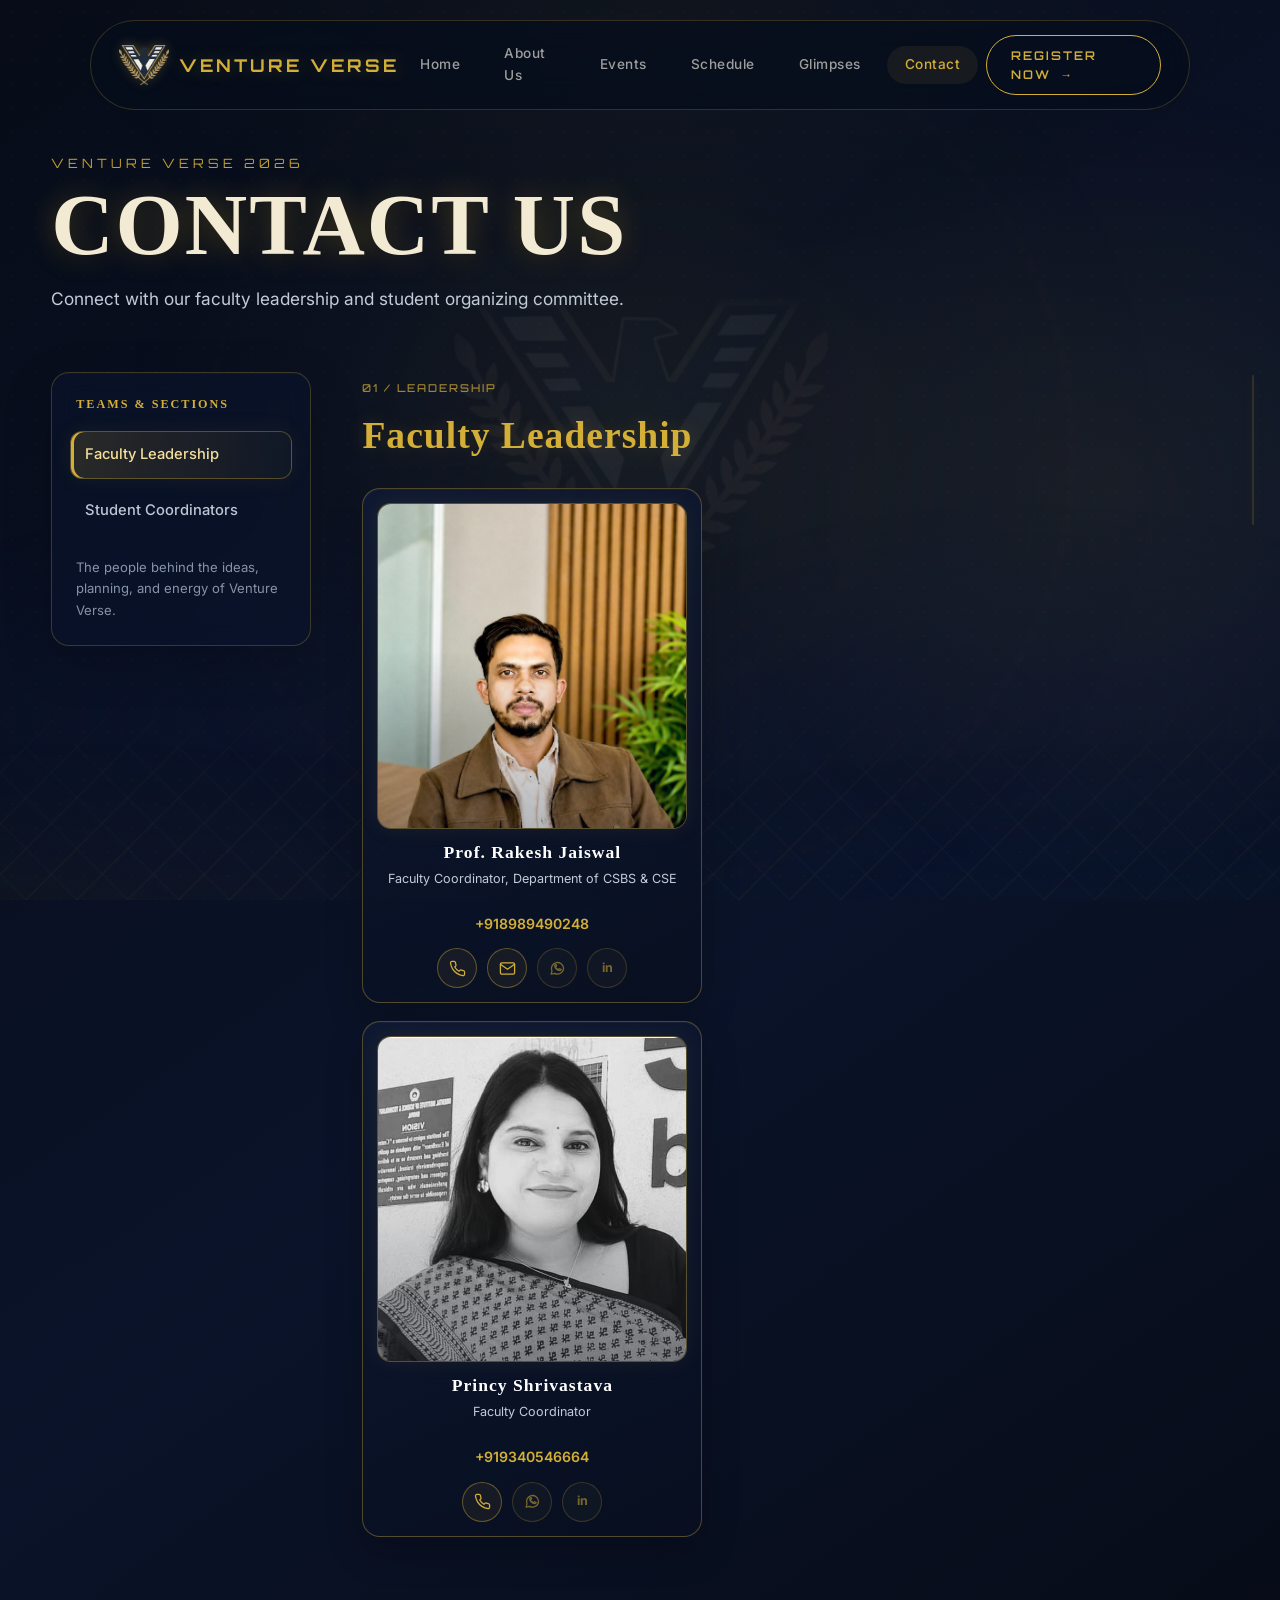
<file: contact.html>
<!DOCTYPE html>
<html lang="en">
<head>
  <meta charset="UTF-8" />
  <meta name="viewport" content="width=device-width, initial-scale=1.0" />
  <meta name="description" content="Contact Venture Verse 2026 faculty leadership and student coordinators." />
  <title>Contact Us | Venture Verse 2026</title>
  <link rel="stylesheet" href="styles.css" />
  <link rel="preconnect" href="https://fonts.googleapis.com" />
  <link rel="preconnect" href="https://fonts.gstatic.com" crossorigin />
  <link href="https://fonts.googleapis.com/css2?family=Inter:wght@300;400;500;600;700&family=Orbitron:wght@400;500;600;700;800;900&family=Syne:wght@400;500;600;700;800&family=Tiro+Devanagari+Hindi:ital@0;1&display=swap" rel="stylesheet" />
  <link rel="icon" href="data:image/svg+xml,<svg xmlns='http://www.w3.org/2000/svg' viewBox='0 0 100 100'><text y='.9em' font-size='90'>⚡</text></svg>" />
</head>
<body class="contact-page">
  <div class="global-logo-backdrop" aria-hidden="true">
    <div class="global-logo-mark">
      <span class="global-logo-ring global-logo-ring-outer"></span>
      <span class="global-logo-ring global-logo-ring-inner"></span>
      <img src="assets/images/vv_logo.jpg" alt="" class="global-logo-image" />
    </div>
  </div>

  <nav class="navbar" id="navbar" aria-label="Main navigation">
    <a href="index.html" class="nav-brand"><img src="assets/images/vv_emblem.png" alt="Venture Verse Logo" class="nav-brand-logo" /><span class="nav-brand-text">VENTURE <span class="nav-brand-spark" aria-hidden="true"></span>VERSE</span></a>
    <div class="nav-links" id="navLinks">
      <button class="mobile-nav-close" id="mobileNavClose" type="button" aria-label="Close navigation">×</button>
      <a href="index.html">Home</a>
      <a href="index.html#about">About Us</a>
      <a href="index.html#events">Events</a>
      <a href="index.html#schedule">Schedule</a>
      <a href="index.html#glimpses">Glimpses</a>
      <a href="contact.html" class="active" aria-current="page">Contact</a>
      <a href="https://forms.gle/gLbbJ6NcJmQjCRit7" class="nav-register" target="_blank" rel="noopener noreferrer">Register Now <span class="nav-register-arrow" aria-hidden="true">→</span></a>
    </div>
    <button class="nav-hamburger" id="hamburger" type="button" aria-label="Open navigation" aria-expanded="false" aria-controls="navLinks">
      <span></span><span></span><span></span>
    </button>
  </nav>

  <div class="contact-pattern" aria-hidden="true"></div>
  <main class="contact-page-main" id="contact">
    <div class="contact-page-container">
      <header class="contact-page-heading">
        <p class="section-eyebrow">Venture Verse 2026</p>
        <h1>CONTACT US</h1>
        <p>Connect with our faculty leadership and student organizing committee.</p>
      </header>

      <div class="contact-layout">
        <aside class="contact-sidebar" aria-label="Contact teams">
          <h2>TEAMS &amp; SECTIONS</h2>
          <div class="contact-tabs" role="tablist" aria-label="Coordinator categories">
            <button class="contact-tab is-active" id="faculty-tab" type="button" role="tab" aria-selected="true" aria-controls="faculty-panel" data-contact-tab="faculty">Faculty Leadership</button>
            <button class="contact-tab" id="students-tab" type="button" role="tab" aria-selected="false" aria-controls="students-panel" data-contact-tab="students" tabindex="-1">Student Coordinators</button>
          </div>
          <p class="contact-sidebar-note">The people behind the ideas, planning, and energy of Venture Verse.</p>
        </aside>

        <div class="contact-content" aria-live="polite">
          <section class="contact-panel is-active" id="faculty-panel" role="tabpanel" aria-labelledby="faculty-tab" data-contact-panel="faculty">
            <div class="contact-panel-heading">
              <span>01 / LEADERSHIP</span>
              <h2>Faculty Leadership</h2>
            </div>
            <div class="contact-card-grid contact-card-grid-faculty" id="facultyProfiles"></div>
          </section>
          <section class="contact-panel" id="students-panel" role="tabpanel" aria-labelledby="students-tab" data-contact-panel="students" hidden>
            <div class="contact-panel-heading">
              <span>02 / ORGANIZING TEAM</span>
              <h2>Student Coordinators</h2>
            </div>
            <div class="contact-card-grid contact-card-grid-students student-coordinators-grid" id="studentProfiles"></div>
          </section>
        </div>
      </div>
    </div>
  </main>

  <div class="contact-scroll-indicator" aria-hidden="true"><span id="contactScrollProgress"></span></div>
  <script src="script.js"></script>
</body>
</html>
</file>
<file: styles.css>
/* ═══════════════════════════════════════════════════════
   VENTURE VERSE – Design System & Global Styles
   Color: Deep Midnight Navy + Antique Gold
   ═══════════════════════════════════════════════════════ */

/* ─── CSS Custom Properties ─── */
:root {
  /* Core Palette */
  --bg-deep: #070C18;
  --bg-mid: #0B132B;
  --bg-card: rgba(11, 19, 43, 0.7);
  --gold: #D4AF37;
  --gold-light: #E8C84A;
  --gold-muted: #C5A059;
  --gold-dark: #A68B2B;
  --gold-glow: rgba(212, 175, 55, 0.25);
  --gold-glow-strong: rgba(212, 175, 55, 0.5);
  --text-primary: #F0ECE3;
  --text-secondary: rgba(240, 236, 227, 0.65);
  --text-muted: rgba(240, 236, 227, 0.4);
  --glass-bg: rgba(11, 19, 43, 0.55);
  --glass-border: rgba(212, 175, 55, 0.15);
  --glass-border-hover: rgba(212, 175, 55, 0.4);

  /* Typography */
  --font-display: 'Orbitron', sans-serif;
  --font-body: 'Inter', sans-serif;
  --font-event-display: 'Syne', sans-serif;
  --font-event-hindi: 'Tiro Devanagari Hindi', serif;

  /* Spacing */
  --section-pad: clamp(60px, 8vw, 120px);
  --container-max: 1280px;

  /* Transitions */
  --ease-out: cubic-bezier(0.25, 0.46, 0.45, 0.94);
  --ease-spring: cubic-bezier(0.34, 1.56, 0.64, 1);
}

/* ─── Reset & Base ─── */
*, *::before, *::after {
  margin: 0;
  padding: 0;
  box-sizing: border-box;
}

html {
  scroll-behavior: smooth;
  -webkit-font-smoothing: antialiased;
  -moz-osx-font-smoothing: grayscale;
}

body {
  font-family: var(--font-body);
  background: linear-gradient(145deg, #040814 0%, #070c18 48%, #0a1329 100%);
  color: var(--text-primary);
  line-height: 1.6;
  overflow-x: hidden;
  position: relative;
}

/* Subtle Background Pattern */
body::before {
  content: '';
  position: fixed;
  inset: 0;
  background:
    radial-gradient(ellipse 80% 50% at 50% 0%, rgba(212, 175, 55, 0.04) 0%, transparent 60%),
    radial-gradient(ellipse 60% 40% at 20% 80%, rgba(11, 19, 43, 0.8) 0%, transparent 60%),
    radial-gradient(ellipse 60% 40% at 80% 80%, rgba(11, 19, 43, 0.8) 0%, transparent 60%);
  pointer-events: none;
  z-index: 0;
}

/* Halftone Micro-dot Overlay */
body::after {
  content: '';
  position: fixed;
  inset: 0;
  background-image: radial-gradient(circle, rgba(212, 175, 55, 0.03) 1px, transparent 1px);
  background-size: 24px 24px;
  pointer-events: none;
  z-index: 0;
}

/* Fixed Venture Verse crest watermark */
.global-logo-backdrop {
  position: fixed;
  inset: 0;
  z-index: 1;
  display: flex;
  align-items: center;
  justify-content: center;
  overflow: hidden;
  pointer-events: none;
}

.global-logo-backdrop::before {
  content: '';
  position: absolute;
  width: min(100vw, 1080px);
  aspect-ratio: 1;
  border-radius: 50%;
  background: radial-gradient(circle, rgba(212, 175, 55, 0.07) 0%, rgba(212, 175, 55, 0.02) 42%, transparent 70%);
}

.global-logo-mark {
  position: relative;
  width: min(78vw, 900px);
  aspect-ratio: 1;
  flex: 0 0 auto;
  display: flex;
  align-items: center;
  justify-content: center;
  opacity: 0.08;
  mix-blend-mode: soft-light;
  filter: drop-shadow(0 0 15px rgba(212, 175, 55, 0.12));
  animation: logoFloat 6s ease-in-out infinite alternate;
  will-change: transform;
}

.global-logo-image {
  position: relative;
  z-index: 1;
  width: 80%;
  height: 80%;
  object-fit: contain;
  border-radius: 50%;
  background: transparent;
  border: none;
  box-shadow: none;
  outline: none;
  mix-blend-mode: screen;
  opacity: 0.72;
  -webkit-mask-image: radial-gradient(ellipse 50% 50% at center, #000 40%, rgba(0, 0, 0, 0.92) 52%, transparent 78%);
  mask-image: radial-gradient(ellipse 50% 50% at center, #000 40%, rgba(0, 0, 0, 0.92) 52%, transparent 78%);
  -webkit-mask-repeat: no-repeat;
  mask-repeat: no-repeat;
  -webkit-mask-size: 100% 100%;
  mask-size: 100% 100%;
}

.global-logo-ring {
  position: absolute;
  display: block;
  border-radius: 50%;
  border: 1px solid rgba(212, 175, 55, 0.2);
}

.global-logo-ring-outer {
  inset: 1.5%;
  border-width: clamp(4px, 0.7vw, 10px);
  border-style: dashed;
  border-color: rgba(212, 175, 55, 0.1);
  animation: logoRingClockwise 40s linear infinite;
}

.global-logo-ring-inner {
  inset: 5.5%;
  border-color: rgba(212, 175, 55, 0.09);
  animation: logoRingCounter 50s linear infinite;
}

@keyframes logoFloat {
  from { transform: translateY(-12px); }
  to { transform: translateY(12px); }
}

@keyframes logoRingClockwise {
  to { transform: rotate(360deg); }
}

@keyframes logoRingCounter {
  to { transform: rotate(-360deg); }
}

a { color: inherit; text-decoration: none; }
img { max-width: 100%; display: block; }
ul { list-style: none; }

.container {
  max-width: var(--container-max);
  margin: 0 auto;
  padding: 0 clamp(16px, 4vw, 40px);
  position: relative;
  z-index: 1;
}

/* Section Titles */
.section-eyebrow {
  font-family: var(--font-display);
  font-size: clamp(0.65rem, 1vw, 0.8rem);
  letter-spacing: 4px;
  text-transform: uppercase;
  color: var(--gold);
  margin-bottom: 12px;
  opacity: 0.9;
}

.section-title {
  font-family: var(--font-display);
  font-size: clamp(1.8rem, 4vw, 3.2rem);
  font-weight: 700;
  letter-spacing: 2px;
  color: var(--text-primary);
  margin-bottom: 16px;
}

/* Cinematic pop is reserved for the five primary section headings. */
.cinematic-pop-heading {
  opacity: 0;
  transform: scale(0.72) translateY(40px);
  filter: blur(10px);
  letter-spacing: -1.5px;
  will-change: transform, opacity, filter, letter-spacing;
  transition: transform 0.85s cubic-bezier(0.16, 1, 0.3, 1),
    opacity 0.75s ease-out,
    filter 0.75s ease-out,
    letter-spacing 0.85s ease-out;
}

.cinematic-pop-heading.heading-in-view {
  opacity: 1;
  transform: scale(1) translateY(0);
  filter: blur(0);
  letter-spacing: 2.5px;
  animation: goldShockwave 1.2s cubic-bezier(0.16, 1, 0.3, 1) forwards;
}

@keyframes goldShockwave {
  0% { text-shadow: 0 0 0 rgba(212, 175, 55, 0); }
  35% { text-shadow: 0 0 35px rgba(212, 175, 55, 0.95), 0 0 65px rgba(212, 175, 55, 0.6); }
  100% { text-shadow: 0 0 16px rgba(212, 175, 55, 0.35); }
}

.section-subtitle {
  font-size: clamp(0.95rem, 1.5vw, 1.1rem);
  color: var(--text-secondary);
  max-width: 600px;
  line-height: 1.7;
}

/* ═══════════════════════════════════════════════════════
   NAVIGATION
   ═══════════════════════════════════════════════════════ */
.navbar {
  position: fixed;
  top: 20px;
  left: 50%;
  transform: translateX(-50%);
  z-index: 1000;
  width: min(92%, 1100px);
  padding: 14px 28px;
  background: rgba(7, 13, 26, 0.7);
  backdrop-filter: blur(16px) saturate(1.35);
  -webkit-backdrop-filter: blur(16px) saturate(1.35);
  border: 1px solid rgba(212, 175, 55, 0.22);
  border-radius: 60px;
  display: flex;
  align-items: center;
  justify-content: space-between;
  transition: all 0.4s var(--ease-out);
}

.navbar.scrolled {
  background: rgba(7, 12, 24, 0.88);
  border-color: rgba(212, 175, 55, 0.25);
  box-shadow: 0 8px 32px rgba(0,0,0,0.4);
}

.nav-brand {
  font-family: var(--font-display);
  font-size: 1.1rem;
  font-weight: 700;
  letter-spacing: 3px;
  color: var(--gold);
  white-space: nowrap;
  text-shadow: 0 0 18px rgba(212, 175, 55, 0.28);
  display: flex;
  align-items: center;
  gap: 10px;
}

.nav-brand-logo {
  height: 40px;
  width: auto;
  object-fit: contain;
  display: inline-block;
  vertical-align: middle;
  filter: drop-shadow(0 0 6px rgba(212, 175, 55, 0.35));
}

.nav-brand-spark {
  display: inline-block;
  color: #d8e8ff;
  font-size: 0;
  line-height: 0;
  text-shadow: 0 0 8px rgba(104, 185, 255, 0.9), 0 0 18px rgba(212, 175, 55, 0.8);
  transform: skew(-12deg) rotate(8deg);
}

.nav-links {
  display: flex;
  align-items: center;
  gap: 8px;
  margin-left: 18px;
}

.nav-links a {
  font-family: var(--font-body);
  font-size: 0.85rem;
  font-weight: 500;
  letter-spacing: 0.5px;
  padding: 8px 18px;
  border-radius: 30px;
  color: var(--text-secondary);
  transition: all 0.3s var(--ease-out);
  position: relative;
}

.nav-links a:hover,
.nav-links a.active {
  color: var(--gold);
  background: rgba(212, 175, 55, 0.08);
}

.nav-register {
  font-family: var(--font-display) !important;
  font-size: 0.75rem !important;
  font-weight: 600 !important;
  letter-spacing: 2px !important;
  padding: 10px 24px !important;
  border: 1.5px solid var(--gold) !important;
  color: var(--gold) !important;
  border-radius: 30px !important;
  transition: all 0.3s var(--ease-out) !important;
  text-transform: uppercase;
}

.nav-register:hover {
  background: var(--gold) !important;
  color: var(--bg-deep) !important;
  box-shadow: 0 0 24px var(--gold-glow);
}

.nav-register-arrow {
  display: inline-block;
  margin-left: 3px;
  transition: transform 0.3s var(--ease-out);
}

.nav-register:hover .nav-register-arrow {
  transform: translateX(4px);
}

/* Mobile Hamburger */
.nav-hamburger {
  display: none;
  flex-direction: column;
  gap: 5px;
  cursor: pointer;
  padding: 4px;
  z-index: 1001;
  border: 0;
  background: transparent;
}

.nav-hamburger span {
  width: 24px;
  height: 2px;
  background: var(--gold);
  border-radius: 2px;
  transition: all 0.3s var(--ease-out);
}

.mobile-nav-close {
  display: none;
}

.nav-hamburger.active span:nth-child(1) {
  transform: rotate(45deg) translate(5px, 5px);
}
.nav-hamburger.active span:nth-child(2) {
  opacity: 0;
}
.nav-hamburger.active span:nth-child(3) {
  transform: rotate(-45deg) translate(5px, -5px);
}

/* ═══════════════════════════════════════════════════════
   HERO SECTION
   ═══════════════════════════════════════════════════════ */
.hero {
  min-height: 100vh;
  display: flex;
  align-items: center;
  position: relative;
  overflow: hidden;
  padding-top: 100px;
  z-index: 2;
  isolation: isolate;
}

.hero-bg {
  position: absolute;
  inset: 0;
  z-index: 0;
  background:
    radial-gradient(ellipse 55% 62% at 50% 48%, rgba(212, 175, 55, 0.1) 0%, rgba(212, 175, 55, 0.025) 44%, transparent 72%),
    radial-gradient(ellipse 68% 75% at 68% 36%, rgba(24, 76, 120, 0.32) 0%, transparent 70%),
    radial-gradient(ellipse 55% 70% at 15% 70%, rgba(8, 42, 78, 0.3) 0%, transparent 72%),
    linear-gradient(145deg, #040814 0%, #070c18 48%, #0a1329 100%);
}

.hero-bg::after {
  content: '';
  position: absolute;
  inset: 0;
  background: linear-gradient(180deg, rgba(4, 8, 20, 0.08) 0%, rgba(4, 8, 20, 0.02) 54%, #070c18 100%);
  pointer-events: none;
}

.hero-motion-layer {
  position: absolute;
  inset: 0;
  z-index: 1;
  overflow: hidden;
  pointer-events: none;
}

#hero-motion-canvas {
  display: block;
  width: 100%;
  height: 100%;
}

.hero-3d-visual {
  position: absolute;
  z-index: 2;
  top: 53%;
  left: 50%;
  width: min(72vw, 760px);
  aspect-ratio: 1;
  display: flex;
  align-items: center;
  justify-content: center;
  transform: translate(-50%, -50%);
  opacity: 0.62;
  pointer-events: none;
  background: transparent;
  border: none;
  box-shadow: none;
  outline: none;
  filter: drop-shadow(0 0 36px rgba(62, 145, 204, 0.32)) drop-shadow(0 0 20px rgba(212, 175, 55, 0.16));
  animation: heroCrestFloat 5.5s ease-in-out infinite alternate;
  will-change: transform;
}

.hero-3d-visual::before {
  content: '';
  position: absolute;
  inset: 8%;
  border-radius: 50%;
  background: radial-gradient(circle, rgba(212, 175, 55, 0.13) 0%, rgba(24, 76, 120, 0.12) 45%, transparent 72%);
  filter: blur(8px);
  animation: heroNebulaPulse 7s ease-in-out infinite alternate;
}

.hero-emblem-image {
  position: relative;
  z-index: 1;
  width: 63%;
  height: 63%;
  object-fit: contain;
  mix-blend-mode: screen;
  opacity: 0.16;
  filter: saturate(0.78) contrast(1.12);
  background: transparent;
  border: none;
  box-shadow: none;
  outline: none;
  -webkit-mask-image: radial-gradient(ellipse 50% 50% at center, #000 40%, rgba(0, 0, 0, 0.92) 52%, transparent 78%);
  mask-image: radial-gradient(ellipse 50% 50% at center, #000 40%, rgba(0, 0, 0, 0.92) 52%, transparent 78%);
  -webkit-mask-repeat: no-repeat;
  mask-repeat: no-repeat;
  -webkit-mask-size: 100% 100%;
  mask-size: 100% 100%;
}

.hero-visual-ring {
  position: absolute;
  display: block;
  border-radius: 50%;
  border: 1px solid rgba(126, 182, 222, 0.26);
  box-shadow: inset 0 0 24px rgba(50, 113, 157, 0.12), 0 0 22px rgba(56, 137, 190, 0.12);
}

.hero-visual-ring-outer {
  inset: 4%;
  border-width: 5px;
  border-style: double;
  animation: heroRingTurn 90s linear infinite;
}

.hero-visual-ring-inner {
  inset: 13%;
  border-color: rgba(212, 175, 55, 0.22);
  border-style: dashed;
  animation: heroRingTurn 64s linear infinite reverse;
}

@keyframes heroCrestFloat {
  from { transform: translate(-50%, calc(-50% - 8px)); }
  to { transform: translate(-50%, calc(-50% + 8px)); }
}

@keyframes heroNebulaPulse {
  from { transform: scale(0.95); opacity: 0.72; }
  to { transform: scale(1.08); opacity: 1; }
}

@keyframes heroRingTurn {
  to { rotate: 360deg; }
}

.hero-content {
  display: grid;
  grid-template-columns: minmax(0, 1fr);
  align-items: center;
  position: relative;
  z-index: 10;
}

.hero-left {
  position: relative;
  z-index: 10;
  animation: fadeInUp 1s var(--ease-out);
  max-width: 1050px;
  margin: 0 auto;
  text-align: center;
}

.hero-eyebrow {
  position: relative;
  z-index: 10;
  text-shadow: 0 2px 10px rgba(0, 0, 0, 0.7);
  font-family: var(--font-body);
  font-size: clamp(0.65rem, 1vw, 0.78rem);
  font-weight: 500;
  letter-spacing: clamp(1.2px, 0.3vw, 3px);
  text-transform: uppercase;
  color: #E2BE80;
  margin: 0 auto 22px;
  display: flex;
  align-items: center;
  gap: 12px;
}

.hero-eyebrow::before {
  content: '';
  width: 40px;
  height: 1px;
  background: var(--gold);
  box-shadow: 0 0 12px rgba(212, 175, 55, 0.6);
}

.hero-eyebrow::after {
  content: '';
  width: 40px;
  height: 1px;
  background: var(--gold);
  box-shadow: 0 0 12px rgba(212, 175, 55, 0.6);
}

.hero-title {
  font-family: var(--font-display);
  font-size: clamp(3.6rem, 9.5vw, 8.4rem);
  font-weight: 900;
  letter-spacing: clamp(3px, 0.75vw, 11px);
  line-height: 0.98;
  background-image: linear-gradient(115deg, transparent 43%, rgba(255, 239, 190, 0.52) 50%, transparent 57%), linear-gradient(180deg, #fff2c4 0%, #f0d28a 17%, #c58b3b 36%, #f8e3a5 48%, #8d5b2b 55%, #e5bd6b 70%, #774a25 100%);
  background-size: 250% 100%, 100% 200%;
  background-position: -150% 50%, 50% 0%;
  -webkit-background-clip: text;
  -webkit-text-fill-color: transparent;
  background-clip: text;
  margin: 0 auto 24px;
  position: relative;
  z-index: 10;
  -webkit-text-stroke: 1px rgba(255, 239, 190, 0.24);
  filter: drop-shadow(0 3px 0 rgba(75, 43, 19, 0.95)) drop-shadow(0 9px 7px rgba(0, 0, 0, 0.72)) drop-shadow(0 0 24px rgba(212, 175, 55, 0.25));
  animation: heroMetalShimmer 6s ease-in-out infinite;
}

@keyframes heroMetalShimmer {
  0%, 82%, 100% { background-position: -150% 50%, 50% 0%; }
  90% { background-position: 150% 50%, 50% 0%; }
}

.hero-title::after {
  display: none;
}

.hero-subtitle {
  position: relative;
  z-index: 10;
  font-size: clamp(0.95rem, 1.5vw, 1.15rem);
  font-weight: 300;
  letter-spacing: 1px;
  line-height: 1.7;
  max-width: 520px;
  margin: 0 auto 32px;
  color: #eadbb8;
  text-shadow: 0 2px 10px rgba(0, 0, 0, 0.7);
}

.btn-explore {
  position: relative;
  z-index: 10;
  display: inline-flex;
  align-items: center;
  gap: 10px;
  font-family: var(--font-display);
  font-size: 0.78rem;
  font-weight: 600;
  letter-spacing: 3px;
  text-transform: uppercase;
  text-shadow: 0 2px 10px rgba(0, 0, 0, 0.7);
  padding: 14px 36px;
  color: var(--gold-light);
  border: 1px solid var(--gold);
  border-radius: 50px;
  cursor: pointer;
  transition: all 0.3s var(--ease-out);
  background: linear-gradient(180deg, rgba(30, 34, 42, 0.92), rgba(8, 13, 25, 0.94));
  box-shadow: 0 0 0 3px rgba(212, 175, 55, 0.12), 0 10px 34px rgba(212, 175, 55, 0.16), inset 0 1px 0 rgba(255, 239, 190, 0.45), inset 0 -2px 0 rgba(117, 78, 30, 0.5);
}

.btn-explore svg {
  transition: transform 0.3s var(--ease-out);
}

.btn-explore:hover {
  background: linear-gradient(135deg, var(--gold) 0%, var(--gold-dark) 100%);
  color: var(--bg-deep);
  transform: translateY(-2px);
  box-shadow: 0 8px 32px var(--gold-glow-strong);
}

.btn-explore:hover svg {
  transform: translateX(5px);
}

/* ═══════════════════════════════════════════════════════
   ABOUT SECTION
   ═══════════════════════════════════════════════════════ */
.about {
  padding: var(--section-pad) 0;
  position: relative;
}

.about-heading {
  margin-bottom: 42px;
}

.about-institution-grid,
.about-venture-grid {
  display: grid;
  grid-template-columns: minmax(0, 1fr) minmax(0, 1fr);
  align-items: stretch;
  gap: 32px;
  margin-bottom: 52px;
  position: relative;
}

.about-institution-grid {
  grid-template-columns: minmax(0, 1fr);
}

.about-venture-grid::before {
  content: '';
  position: absolute;
  z-index: 0;
  inset: -36px -24px;
  pointer-events: none;
  background: radial-gradient(ellipse at 28% 55%, rgba(212, 175, 55, 0.09) 0%, transparent 62%);
}

.about-institution-grid > *,
.about-venture-grid > * {
  min-width: 0;
  position: relative;
  z-index: 1;
}

.about-card {
  background: rgba(11, 19, 43, 0.72);
  backdrop-filter: blur(16px);
  -webkit-backdrop-filter: blur(16px);
  border: 1px solid var(--glass-border);
  border-radius: 20px;
  padding: clamp(28px, 4vw, 48px);
  position: relative;
  overflow: hidden;
  transition: all 0.4s var(--ease-out);
}

.about-card::before {
  content: '';
  position: absolute;
  top: 0;
  left: 0;
  right: 0;
  height: 2px;
  background: linear-gradient(90deg, transparent, var(--gold), transparent);
  opacity: 0;
  transition: opacity 0.4s var(--ease-out);
}

.about-card:hover {
  border-color: var(--glass-border-hover);
  transform: translateY(-4px);
  box-shadow: 0 12px 40px rgba(0, 0, 0, 0.3);
}

.about-card:hover::before {
  opacity: 1;
}

.about-card-icon {
  width: 48px;
  height: 48px;
  border-radius: 12px;
  background: rgba(212, 175, 55, 0.1);
  border: 1px solid rgba(212, 175, 55, 0.2);
  display: flex;
  align-items: center;
  justify-content: center;
  margin-bottom: 20px;
}

.about-card-icon svg {
  width: 24px;
  height: 24px;
  stroke: var(--gold);
  fill: none;
  stroke-width: 1.5;
}

.about-card h3 {
  font-family: var(--font-display);
  font-size: clamp(1.2rem, 2vw, 1.55rem);
  font-weight: 700;
  letter-spacing: 2px;
  color: var(--gold);
  text-shadow: 0 0 18px rgba(212, 175, 55, 0.24);
  margin-bottom: 14px;
}

.about-institution-image {
  display: block;
  width: 100%;
  height: auto;
  aspect-ratio: 1600 / 639;
  object-fit: contain;
  margin: 0 0 24px;
  border: 1px solid rgba(212, 175, 55, 0.28);
  border-radius: 12px;
}

.about-card p {
  font-size: 1.05rem;
  color: #C2CBD8;
  line-height: 1.8;
}

.about-card p + p {
  margin-top: 16px;
}

.about-kicker {
  margin-bottom: 12px;
  color: var(--gold-muted) !important;
  font-family: var(--font-display);
  font-size: 0.7rem !important;
  font-weight: 600;
  letter-spacing: 3px;
  line-height: 1.5 !important;
  text-transform: uppercase;
}

.about-campus-banner {
  min-height: 390px;
  overflow: hidden;
  position: relative;
  border: 1.5px solid rgba(212, 175, 55, 0.32);
  border-radius: 20px;
  background: #0b132b;
  box-shadow: 0 18px 46px rgba(0, 0, 0, 0.3), 0 0 32px rgba(212, 175, 55, 0.08);
}

.about-campus-banner img {
  width: 100%;
  height: 100%;
  min-height: 390px;
  position: absolute;
  inset: 0;
  object-fit: cover;
  object-position: center;
  opacity: 0.82;
}

.about-campus-banner::after {
  content: '';
  position: absolute;
  inset: 0;
  background: linear-gradient(90deg, rgba(7, 12, 24, 0.48), rgba(7, 12, 24, 0.08) 70%), linear-gradient(0deg, rgba(7, 12, 24, 0.8), transparent 58%);
}

.about-campus-caption {
  position: absolute;
  z-index: 1;
  right: 26px;
  bottom: 24px;
  left: 26px;
  display: flex;
  flex-direction: column;
  gap: 8px;
}

.about-campus-caption span {
  color: var(--gold);
  font-family: var(--font-display);
  font-size: 0.68rem;
  letter-spacing: 3px;
}

.about-campus-caption strong {
  color: #fff;
  font-family: var(--font-display);
  font-size: 1.15rem;
  letter-spacing: 2px;
}

.about-video-frame {
  min-height: 320px;
  overflow: hidden;
  position: relative;
  align-self: center;
  aspect-ratio: 16 / 9;
  border: 1.5px solid rgba(212, 175, 55, 0.4);
  border-radius: 18px;
  background: #070c18;
  box-shadow: 0 18px 48px rgba(0, 0, 0, 0.35), 0 0 34px rgba(212, 175, 55, 0.12);
}

.about-video-frame video {
  display: block;
  width: 100%;
  height: 100%;
  position: absolute;
  inset: 0;
  object-fit: cover;
  background: #070c18;
}

.video-sound-toggle {
  position: absolute;
  z-index: 2;
  right: 14px;
  bottom: 56px;
  padding: 10px 15px;
  border: 1px solid rgba(212, 175, 55, 0.65);
  border-radius: 999px;
  background: rgba(7, 12, 24, 0.88);
  color: var(--gold);
  font: 600 0.75rem var(--font-display);
  letter-spacing: 0.6px;
  cursor: pointer;
  backdrop-filter: blur(10px);
  transition: color 0.25s var(--ease-out), background 0.25s var(--ease-out), transform 0.25s var(--ease-out);
}

.video-sound-toggle:hover {
  color: var(--bg-deep);
  background: var(--gold);
  transform: translateY(-2px);
}

.video-sound-toggle:focus-visible {
  outline: 2px solid #fff;
  outline-offset: 3px;
}

.about-venture-copy {
  display: flex;
  flex-direction: column;
  justify-content: center;
}

/* ═══════════════════════════════════════════════════════
   SCROLL ROADMAP (SVG Timeline)
   ═══════════════════════════════════════════════════════ */
.roadmap {
  padding: var(--section-pad) 0;
  position: relative;
}

.roadmap-header {
  text-align: center;
  margin-bottom: 60px;
}

.roadmap-header .section-subtitle {
  margin: 0 auto;
}

.timeline-wrapper {
  position: relative;
  max-width: 900px;
  height: clamp(1280px, 150vh, 1600px);
  margin: 0 auto;
}

.timeline-svg-container {
  position: absolute;
  inset: 0;
  pointer-events: none;
  z-index: 0;
}

.timeline-svg {
  display: block;
  width: 100%;
  height: 100%;
  overflow: visible;
}

.timeline-path-base,
.timeline-path-progress {
  fill: none;
  stroke: var(--gold);
  stroke-width: 2;
  vector-effect: non-scaling-stroke;
  filter: drop-shadow(0 0 6px rgba(212, 175, 55, 0.4));
}

.timeline-path-base {
  stroke-opacity: 0.24;
  stroke-dasharray: 3 10;
}

.timeline-path-progress {
  stroke: #D4AF37;
  stroke-opacity: 0.96;
  stroke-dasharray: 1;
  stroke-dashoffset: 1;
  stroke-linecap: round;
  filter: drop-shadow(0 0 6px rgba(212, 175, 55, 0.65));
}

.roadmap-pop-title {
  opacity: 0;
  transform: translateY(24px) scale(0.78);
  transform-origin: center;
  filter: drop-shadow(0 0 0 rgba(212, 175, 55, 0));
  will-change: transform, opacity, filter;
}

.roadmap-pop-title.is-visible {
  animation: roadmapTitlePop 700ms cubic-bezier(0.16, 1, 0.3, 1) both;
}

@keyframes roadmapTitlePop {
  0% { opacity: 0; transform: translateY(24px) scale(0.78); filter: drop-shadow(0 0 0 rgba(212, 175, 55, 0)); }
  68% { opacity: 1; transform: translateY(-3px) scale(1.08); filter: drop-shadow(0 0 18px rgba(212, 175, 55, 0.55)); }
  100% { opacity: 1; transform: translateY(0) scale(1); filter: drop-shadow(0 0 9px rgba(212, 175, 55, 0.3)); }
}

@media (prefers-reduced-motion: reduce) {
  .roadmap-pop-title,
  .roadmap-pop-title.is-visible {
    opacity: 1;
    transform: none;
    filter: none;
    animation: none;
    will-change: auto;
  }
}

.timeline-nodes {
  position: relative;
  z-index: 1;
  display: grid;
  grid-template-rows: repeat(5, minmax(0, 1fr));
  height: 100%;
}

.timeline-node {
  display: grid;
  grid-template-columns: 1fr 1fr;
  align-items: center;
  padding: 0;
  position: relative;
  opacity: 0;
  transform: translateY(30px);
  transition: all 0.6s var(--ease-out);
  scroll-margin-top: 100px;
}

.timeline-node.visible {
  opacity: 1;
  transform: translateY(0);
}

.timeline-node:nth-child(odd) {
  text-align: right;
}

.timeline-node:nth-child(even) {
  text-align: left;
}

.timeline-node-content {
  position: relative;
  border: 1px solid transparent;
  border-radius: 16px;
  padding: 12px 16px;
  min-height: 0;
  transition: background 0.35s ease, border-color 0.35s ease, box-shadow 0.35s ease;
}

.timeline-node:nth-child(odd) .timeline-node-content {
  grid-column: 1;
  margin-right: 56px;
}

.timeline-node:nth-child(even) .timeline-node-content {
  grid-column: 2;
  margin-left: 56px;
}

.timeline-node.is-active .timeline-node-content {
  background: rgba(212, 175, 55, 0.055);
  border-color: rgba(212, 175, 55, 0.24);
  box-shadow: 0 0 28px rgba(212, 175, 55, 0.1);
}

.timeline-event-name {
  margin: 0 0 4px;
  color: #D4AF37;
  font-family: "Baskerville Old Face", "Baskerville", "Garamond", "Times New Roman", serif;
  font-size: 1.15rem;
  font-weight: 700;
  letter-spacing: 0.7px;
  line-height: 1.25;
}

.timeline-node.is-active .timeline-event-name {
  color: var(--gold-light);
  text-shadow: 0 0 18px rgba(212, 175, 55, 0.28);
}

.timeline-node-dot {
  width: 36px;
  height: 36px;
  display: grid;
  place-items: center;
  border-radius: 50%;
  border: 1px solid rgba(212, 175, 55, 0.46);
  background: rgba(7, 12, 24, 0.94);
  color: var(--gold-muted);
  font: 600 0.65rem/1 var(--font-event-display);
  position: absolute;
  z-index: 2;
  top: 50%;
  transform: translate(-50%, -50%);
  transition: border-color 0.35s ease, color 0.35s ease, box-shadow 0.35s ease, background 0.35s ease;
}

.timeline-node:nth-child(odd) .timeline-node-dot {
  left: 44%;
}

.timeline-node:nth-child(even) .timeline-node-dot {
  left: 56%;
}

.timeline-node:nth-child(5) .timeline-node-dot {
  left: 50%;
}

.timeline-node-dot span {
  position: relative;
  z-index: 1;
}

.timeline-node.is-passed .timeline-node-dot,
.timeline-node.is-active .timeline-node-dot {
  color: var(--bg-deep);
  border-color: var(--gold-light);
  background: var(--gold-light);
  box-shadow: 0 0 16px var(--gold-glow-strong);
}

.timeline-node.is-active .timeline-node-dot::after {
  content: '';
  position: absolute;
  inset: -6px;
  border: 1px solid rgba(212, 175, 55, 0.56);
  border-radius: inherit;
  animation: timelineNodePulse 1.8s ease-out infinite;
}

@keyframes timelineNodePulse {
  from { transform: scale(0.82); opacity: 0.8; }
  to { transform: scale(1.5); opacity: 0; }
}

.timeline-node-spacer {
  display: none;
}

.timeline-step {
  display: block;
  font-family: var(--font-display);
  font-size: 0.7rem;
  letter-spacing: 3px;
  color: var(--gold-muted);
  margin-bottom: 4px;
}

.timeline-subtitle {
  margin: 0;
  font-family: var(--font-display);
  font-size: clamp(0.9rem, 1.5vw, 1.15rem);
  font-weight: 500;
  letter-spacing: 1px;
  color: var(--text-primary);
}

/* ═══════════════════════════════════════════════════════
   FLAGSHIP EVENTS SECTION
   ═══════════════════════════════════════════════════════ */
.events {
  padding: var(--section-pad) 0;
  position: relative;
}

.events-header {
  text-align: center;
  margin-bottom: 60px;
}

.events-header .section-subtitle {
  margin: 0 auto;
}

.events-grid {
  display: grid;
  grid-template-columns: repeat(4, minmax(0, 1fr));
  gap: 1.25rem;
}

.event-card {
  display: flex;
  flex-direction: column;
  justify-content: space-between;
  min-width: 0;
  background: var(--glass-bg);
  backdrop-filter: blur(16px);
  -webkit-backdrop-filter: blur(16px);
  border: 1px solid rgba(212, 175, 55, 0.25);
  border-radius: 24px;
  overflow: hidden;
  transition: all 0.5s var(--ease-out);
  position: relative;
}

.event-card::before {
  content: '';
  position: absolute;
  inset: 0;
  border-radius: 24px;
  padding: 1px;
  background: linear-gradient(180deg, rgba(212,175,55,0.2) 0%, transparent 40%);
  -webkit-mask: linear-gradient(#fff 0 0) content-box, linear-gradient(#fff 0 0);
  -webkit-mask-composite: xor;
  mask-composite: exclude;
  pointer-events: none;
  opacity: 0.32;
  transition: opacity 0.4s var(--ease-out);
}

.event-card:hover {
  transform: translateY(-8px);
  border-color: var(--glass-border-hover);
  box-shadow: 0 12px 30px rgba(212, 175, 55, 0.15), 0 18px 42px rgba(0, 0, 0, 0.28);
}

.event-card:hover::before {
  opacity: 1;
}

.event-card-header {
  padding: 32px 28px 20px;
  text-align: center;
  position: relative;
}

.event-badge {
  width: 90px;
  height: 90px;
  margin: 0 auto 16px;
  border-radius: 50%;
  overflow: hidden;
  border: 2px solid rgba(212, 175, 55, 0.25);
  box-shadow: 0 0 24px var(--gold-glow);
  transition: all 0.4s var(--ease-out);
}

.event-card:hover .event-badge {
  box-shadow: 0 0 40px var(--gold-glow-strong);
  animation: eventBadgeOrbit 4.5s ease-in-out infinite;
}

@keyframes eventBadgeOrbit {
  0%, 100% { transform: scale(1.03) rotate(-3deg); }
  50% { transform: scale(1.08) rotate(3deg); }
}

.event-badge img {
  width: 100%;
  height: 100%;
  object-fit: cover;
}

.event-badge-unifest {
  background: #718394;
}

.event-badge-unifest img {
  object-fit: cover;
  object-position: center;
}

.event-name {
  display: flex;
  flex-direction: column;
  align-items: center;
  gap: 4px;
  margin: 0 0 8px;
}

.event-name-hindi {
  display: block;
  color: #E5C378;
  font-family: var(--font-event-hindi);
  font-size: 1.1rem;
  font-weight: 400;
  letter-spacing: 2px;
  line-height: 1.4;
  opacity: 0.9;
  text-shadow: 0 0 12px rgba(212, 175, 55, 0.22);
}

.event-name-en {
  display: block;
  font-family: var(--font-event-display);
  font-size: 1.55rem;
  font-weight: 700;
  letter-spacing: 1.5px;
  text-transform: uppercase;
  color: var(--gold);
  background: linear-gradient(120deg, #F0D98A 0%, #D4AF37 48%, #B58B2C 100%);
  -webkit-background-clip: text;
  background-clip: text;
  -webkit-text-fill-color: transparent;
}

.event-tagline {
  font-family: var(--font-event-display);
  font-size: 0.75rem;
  letter-spacing: 3px;
  color: #D9BC74;
  opacity: 0.8;
  text-transform: uppercase;
}

.event-card-body {
  display: flex;
  flex: 1;
  flex-direction: column;
  padding: 0 28px 28px;
}

.event-description {
  flex: 1;
  font-size: 0.9rem;
  color: #C2CBD8;
  line-height: 1.65;
  margin-bottom: 24px;
  min-height: 100px;
}

.event-actions {
  display: flex;
  gap: 10px;
  margin-top: auto;
}

.btn-event {
  flex: 1;
  display: inline-flex;
  align-items: center;
  justify-content: center;
  gap: 6px;
  font-family: var(--font-display);
  font-size: 0.65rem;
  font-weight: 600;
  letter-spacing: 1.5px;
  text-transform: uppercase;
  padding: 12px 16px;
  border-radius: 12px;
  cursor: pointer;
  transition: all 0.3s var(--ease-out);
  border: none;
  text-align: center;
}

.btn-event-primary {
  background: linear-gradient(135deg, var(--gold) 0%, var(--gold-dark) 100%);
  color: var(--bg-deep);
}

.btn-event-primary:hover {
  box-shadow: 0 4px 20px var(--gold-glow-strong);
  transform: translateY(-2px);
}

.btn-event-secondary {
  background: transparent;
  border: 1px solid rgba(212, 175, 55, 0.25);
  color: var(--gold);
}

.btn-event-secondary:hover {
  border-color: var(--gold);
  background: rgba(212, 175, 55, 0.08);
}

/* ═══════════════════════════════════════════════════════
   GLIMPSES 3D COVERFLOW
   ═══════════════════════════════════════════════════════ */
.prev-glimpses {
  padding: var(--section-pad) 0;
  position: relative;
}

.prev-glimpses-header {
  text-align: center;
  margin-bottom: 36px;
}

.prev-glimpses-header .section-title {
  color: var(--gold);
  text-shadow: 0 0 22px rgba(212, 175, 55, 0.22);
}

.glimpses-carousel {
  position: relative;
  width: 100%;
  max-width: 1120px;
  height: clamp(250px, 45vw, 520px);
  margin: 0 auto;
  overflow: hidden;
  border-radius: 24px;
  perspective: 1500px;
  isolation: isolate;
  outline: none;
  touch-action: pan-y;
}

.glimpses-carousel:focus-visible {
  outline: 1px solid rgba(212, 175, 55, 0.65);
  outline-offset: 5px;
}

.glimpses-ambient-glow {
  position: absolute;
  z-index: 0;
  left: 50%;
  top: 50%;
  width: min(82vw, 900px);
  aspect-ratio: 1;
  border-radius: 50%;
  transform: translate(-50%, -50%);
  background: radial-gradient(circle, rgba(212, 175, 55, 0.14) 0%, rgba(212, 175, 55, 0.035) 45%, transparent 70%);
  pointer-events: none;
}

.glimpses-stage {
  position: relative;
  z-index: 1;
  width: 100%;
  height: 100%;
  transform-style: preserve-3d;
}

.glimpse-card {
  position: absolute;
  top: 50%;
  width: min(90vw, 720px);
  aspect-ratio: 16 / 9;
  padding: 0;
  overflow: hidden;
  border: 1.5px solid rgba(212, 175, 55, 0.4);
  border-radius: 18px;
  background: var(--bg-mid);
  box-shadow: 0 18px 50px rgba(0, 0, 0, 0.42);
  color: var(--text-primary);
  cursor: pointer;
  transform-style: preserve-3d;
  transition: transform 0.65s cubic-bezier(0.22, 0.72, 0.24, 1), opacity 0.55s ease, filter 0.55s ease, box-shadow 0.55s ease;
}

.glimpse-card[data-position="center"] {
  left: 50%;
  z-index: 5;
  opacity: 1;
  filter: none;
  transform: translate(-50%, -50%) scale(1);
  box-shadow: 0 22px 54px rgba(0, 0, 0, 0.5), 0 0 26px rgba(212, 175, 55, 0.18);
}

.glimpse-card[data-position="left"] {
  left: 0;
  z-index: 2;
  opacity: 0.56;
  filter: saturate(0.72) brightness(0.74);
  transform: translate(-45%, -50%) scale(0.85) rotateY(15deg);
}

.glimpse-card[data-position="right"] {
  right: 0;
  z-index: 2;
  opacity: 0.56;
  filter: saturate(0.72) brightness(0.74);
  transform: translate(45%, -50%) scale(0.85) rotateY(-15deg);
}

.glimpse-card[data-position="hidden"] {
  left: 50%;
  z-index: 1;
  opacity: 0;
  pointer-events: none;
  transform: translate(-50%, -50%) scale(0.68);
}

.glimpse-card img {
  display: block;
  width: 100%;
  height: 100%;
  object-fit: cover;
  border-radius: 16px;
}

.glimpse-card-caption {
  position: absolute;
  inset: auto 0 0;
  padding: clamp(12px, 2vw, 24px);
  background: linear-gradient(transparent, rgba(7, 12, 24, 0.9));
  color: #F0ECE3;
  font: 600 clamp(0.7rem, 1.2vw, 0.9rem)/1.4 var(--font-event-display);
  letter-spacing: 1px;
  text-align: left;
  text-shadow: 0 2px 8px rgba(0, 0, 0, 0.72);
}

.glimpses-description {
  max-width: 780px;
  margin: 26px auto 22px;
  color: var(--text-secondary);
  font-size: clamp(0.9rem, 1.3vw, 1rem);
  line-height: 1.7;
  text-align: center;
}

.glimpses-controls {
  width: fit-content;
  margin: 0 auto;
  padding: 7px;
  display: flex;
  align-items: center;
  gap: 14px;
  border: 1px solid rgba(212, 175, 55, 0.3);
  border-radius: 999px;
  background: rgba(7, 12, 24, 0.86);
  box-shadow: 0 10px 30px rgba(0, 0, 0, 0.28);
  backdrop-filter: blur(12px);
}

.glimpses-arrow {
  width: 40px;
  height: 40px;
  display: grid;
  place-items: center;
  border: 0;
  border-radius: 50%;
  background: var(--gold);
  color: var(--bg-deep);
  font: 700 1.25rem/1 var(--font-body);
  cursor: pointer;
  transition: transform 0.25s ease, box-shadow 0.25s ease, background 0.25s ease;
}

.glimpses-arrow:hover {
  transform: scale(1.08);
  background: var(--gold-light);
  box-shadow: 0 0 18px var(--gold-glow-strong);
}

.glimpses-arrow:focus-visible,
.glimpse-card:focus-visible {
  outline: 2px solid #F0D98A;
  outline-offset: 4px;
}

.glimpses-counter {
  min-width: 68px;
  display: flex;
  justify-content: center;
  gap: 8px;
  color: var(--text-primary);
  font: 600 0.84rem/1 var(--font-event-display);
  font-variant-numeric: tabular-nums;
}

.counter-divider {
  color: var(--gold-muted);
}

/* ═══════════════════════════════════════════════════════
   SPONSORS & GALLERY SECTION
   ═══════════════════════════════════════════════════════ */
.highlights {
  padding: var(--section-pad) 0;
  position: relative;
}

.highlights-header {
  text-align: center;
  margin-bottom: 60px;
}

.highlights-header .section-subtitle {
  margin: 0 auto;
}

/* Logo Marquee */
.sponsors-section {
  margin-bottom: 80px;
}

.sponsors-section h3 {
  font-family: var(--font-display);
  font-size: 0.8rem;
  letter-spacing: 4px;
  text-transform: uppercase;
  color: var(--gold-muted);
  text-align: center;
  margin-bottom: 32px;
}

.sponsors-marquee {
  width: 100%;
  overflow: hidden;
  padding: 10px 0 20px;
}

.sponsors-track {
  display: flex;
  align-items: center;
  width: max-content;
  animation: sponsors-scroll 32s linear infinite;
  will-change: transform;
}

.sponsor-group {
  display: flex;
  flex: 0 0 auto;
  align-items: center;
  gap: 36px;
  padding-right: 36px;
}

@keyframes sponsors-scroll {
  from { transform: translateX(0); }
  to { transform: translateX(-16.666667%); }
}

@media (hover: hover) and (pointer: fine) {
  .sponsors-marquee:hover .sponsors-track {
    animation-play-state: paused;
  }
}

.sponsor-card {
  position: relative;
  z-index: 5;
  width: clamp(280px, 25vw, 320px);
  height: 190px;
  flex: 0 0 auto;
  display: flex;
  flex-direction: column;
  align-items: center;
  justify-content: center;
  gap: 12px;
  padding: 20px 28px;
  background: rgba(255, 255, 255, 0.96);
  border-radius: 18px;
  border: 1px solid rgba(212, 175, 55, 0.35);
  box-shadow: 0 8px 32px rgba(0, 0, 0, 0.3), 0 0 20px rgba(212, 175, 55, 0.12);
  transition: all 0.35s var(--ease-out);
  min-width: 280px;
}

.sponsor-card:hover {
  transform: translateY(-6px);
  border-color: var(--gold);
  box-shadow: 0 14px 40px rgba(0, 0, 0, 0.4), 0 0 35px var(--gold-glow);
}

.sponsor-card img {
  max-height: 90px;
  width: auto;
  max-width: 220px;
  object-fit: contain;
  transition: transform 0.35s var(--ease-out);
}

.sponsor-card:hover img {
  transform: scale(1.05);
}

.sponsor-label {
  font-family: var(--font-display);
  font-size: 0.75rem;
  letter-spacing: 2px;
  text-transform: uppercase;
  color: #1e293b;
  font-weight: 700;
}

.marquee-container {
  overflow: hidden;
  position: relative;
  padding: 20px 0;
}

.marquee-container::before,
.marquee-container::after {
  content: '';
  position: absolute;
  top: 0;
  bottom: 0;
  width: 100px;
  z-index: 2;
}

.marquee-container::before {
  left: 0;
  background: linear-gradient(90deg, var(--bg-deep), transparent);
}

.marquee-container::after {
  right: 0;
  background: linear-gradient(-90deg, var(--bg-deep), transparent);
}

.marquee-track {
  display: flex;
  gap: 40px;
  animation: marqueeScroll 35s linear infinite;
  width: max-content;
  align-items: center;
}

@keyframes marqueeScroll {
  0% { transform: translateX(0); }
  100% { transform: translateX(-50%); }
}

.sponsor-logo {
  height: 50px;
  padding: 8px 24px;
  border: 1px solid rgba(212, 175, 55, 0.1);
  border-radius: 12px;
  background: rgba(212, 175, 55, 0.03);
  display: flex;
  align-items: center;
  justify-content: center;
  font-family: var(--font-display);
  font-size: 0.85rem;
  font-weight: 600;
  letter-spacing: 2px;
  color: var(--text-muted);
  white-space: nowrap;
  transition: all 0.3s var(--ease-out);
  flex-shrink: 0;
}

.sponsor-logo:hover {
  color: var(--gold);
  border-color: rgba(212, 175, 55, 0.3);
  background: rgba(212, 175, 55, 0.06);
}

.sponsor-logo img {
  height: 36px;
  width: auto;
  object-fit: contain;
  filter: brightness(0.85) contrast(1.1);
  transition: filter 0.3s var(--ease-out);
}

.sponsor-logo:hover img {
  filter: brightness(1) contrast(1);
}

/* Gallery Carousel */
.gallery-section {
  margin-bottom: 80px;
}

.gallery-section h3 {
  font-family: var(--font-display);
  font-size: 0.8rem;
  letter-spacing: 4px;
  text-transform: uppercase;
  color: var(--gold-muted);
  text-align: center;
  margin-bottom: 32px;
}

.gallery-carousel {
  position: relative;
  max-width: 900px;
  margin: 0 auto;
  overflow: hidden;
  border-radius: 20px;
  border: 1px solid var(--glass-border);
}

.gallery-track {
  display: flex;
  transition: transform 0.5s var(--ease-out);
}

.gallery-slide {
  min-width: 100%;
  aspect-ratio: 16/9;
  position: relative;
}

.gallery-slide img {
  width: 100%;
  height: 100%;
  object-fit: cover;
}

.gallery-slide-caption {
  position: absolute;
  bottom: 0;
  left: 0;
  right: 0;
  padding: 24px;
  background: linear-gradient(transparent, rgba(7, 12, 24, 0.9));
  font-family: var(--font-display);
  font-size: 0.8rem;
  letter-spacing: 2px;
  color: var(--gold);
}

.gallery-nav {
  position: absolute;
  top: 50%;
  transform: translateY(-50%);
  width: 44px;
  height: 44px;
  border-radius: 50%;
  background: rgba(7, 12, 24, 0.7);
  backdrop-filter: blur(8px);
  border: 1px solid rgba(212, 175, 55, 0.2);
  display: flex;
  align-items: center;
  justify-content: center;
  cursor: pointer;
  transition: all 0.3s var(--ease-out);
  z-index: 3;
  color: var(--gold);
  font-size: 1.2rem;
}

.gallery-nav:hover {
  background: rgba(212, 175, 55, 0.15);
  border-color: var(--gold);
}

.gallery-nav.prev { left: 16px; }
.gallery-nav.next { right: 16px; }

.gallery-dots {
  display: flex;
  justify-content: center;
  gap: 8px;
  padding: 16px 0;
}

.gallery-dot {
  width: 8px;
  height: 8px;
  border-radius: 50%;
  background: rgba(212, 175, 55, 0.2);
  cursor: pointer;
  transition: all 0.3s var(--ease-out);
}

.gallery-dot.active {
  background: var(--gold);
  box-shadow: 0 0 8px var(--gold-glow);
}

/* Past speakers */
.past-speakers-section {
  margin: 0;
  position: relative;
  z-index: 5;
}

.past-speakers-section h3 {
  font-family: var(--font-display);
  font-size: clamp(1.25rem, 2vw, 1.6rem);
  letter-spacing: 4px;
  text-transform: uppercase;
  color: var(--gold);
  text-align: center;
  text-shadow: 0 0 20px rgba(212, 175, 55, 0.25);
  margin: 0 0 32px;
}

.past-speakers-grid {
  width: 100%;
  overflow: hidden;
  -webkit-mask-image: linear-gradient(to right, transparent, #000 10%, #000 90%, transparent);
  mask-image: linear-gradient(to right, transparent, #000 10%, #000 90%, transparent);
}

.past-speakers-track {
  display: flex;
  align-items: stretch;
  width: max-content;
  animation: past-speakers-scroll-right 28s linear infinite;
  will-change: transform;
}

.past-speakers-set {
  display: flex;
  flex: 0 0 auto;
  align-items: stretch;
  gap: 22px;
  padding-right: 22px;
}

@keyframes past-speakers-scroll-right {
  from { transform: translateX(-50%); }
  to { transform: translateX(0); }
}

@media (hover: hover) and (pointer: fine) {
  .past-speakers-grid:hover .past-speakers-track {
    animation-play-state: paused;
  }
}

.past-speaker-card {
  width: clamp(240px, 22vw, 290px);
  flex: 0 0 auto;
  aspect-ratio: 4 / 5;
  min-width: 0;
  position: relative;
  z-index: 5;
  overflow: hidden;
  border-radius: 16px;
  border: 1px solid rgba(212, 175, 55, 0.3);
  background: #0b132b;
  box-shadow: 0 12px 30px rgba(0, 0, 0, 0.25);
  transition: transform 0.35s var(--ease-out), box-shadow 0.35s var(--ease-out), border-color 0.35s var(--ease-out);
}

.past-speaker-card:hover {
  transform: translateY(-8px);
  border-color: rgba(212, 175, 55, 0.85);
  box-shadow: 0 10px 25px rgba(212, 175, 55, 0.25);
}

.past-speaker-photo {
  width: 100%;
  height: 100%;
  display: block;
  object-fit: cover;
  transition: transform 0.3s ease;
}

.past-speaker-card:hover .past-speaker-photo { transform: scale(1.05); }
.past-speaker-card:first-child .past-speaker-photo { object-position: center 42%; }

.past-speaker-overlay {
  position: absolute;
  inset: 35% 0 0;
  display: flex;
  flex-direction: column;
  justify-content: flex-end;
  padding: 22px 18px 18px;
  background: linear-gradient(to top, rgba(7, 12, 24, 0.95) 0%, rgba(7, 12, 24, 0.6) 40%, transparent 100%);
}

.past-speaker-name {
  margin: 0;
  color: #fff;
  font-size: 1.15rem;
  font-weight: 700;
  letter-spacing: 0.5px;
  line-height: 1.25;
}

.past-speaker-role {
  margin: 4px 0 0;
  color: var(--gold);
  font-size: 0.85rem;
  line-height: 1.4;
}

/* ═══════════════════════════════════════════════════════
   FOOTER
   ═══════════════════════════════════════════════════════ */
.footer {
  padding: 80px 0 0;
  position: relative;
  overflow: hidden;
  border-top: 1px solid rgba(212, 175, 55, 0.08);
}

.footer-grid {
  display: grid;
  grid-template-columns: 1.5fr 1fr 1fr 1.2fr;
  gap: 40px;
  margin-bottom: 50px;
}

.footer-col h4 {
  font-family: var(--font-display);
  font-size: 0.75rem;
  font-weight: 600;
  letter-spacing: 3px;
  text-transform: uppercase;
  color: var(--gold);
  margin-bottom: 20px;
}

.footer-brand-name {
  font-family: var(--font-display);
  font-size: 1.4rem;
  font-weight: 700;
  letter-spacing: 4px;
  color: var(--gold);
  margin-bottom: 8px;
}

.footer-col p {
  font-size: 0.85rem;
  color: var(--text-secondary);
  line-height: 1.7;
}

.footer-col ul li {
  margin-bottom: 10px;
}

.footer-col ul a {
  font-size: 0.85rem;
  color: var(--text-secondary);
  transition: all 0.3s var(--ease-out);
  display: inline-flex;
  align-items: center;
  gap: 6px;
}

.footer-col ul a:hover {
  color: var(--gold);
  transform: translateX(4px);
}

.footer-col ul a::before {
  content: '→';
  font-size: 0.7rem;
  color: var(--gold-muted);
  opacity: 0;
  transition: opacity 0.3s;
}

.footer-col ul a:hover::before {
  opacity: 1;
}

.social-links {
  display: grid;
  grid-template-columns: repeat(3, 40px);
  gap: 12px;
  margin-top: 8px;
}

.social-link {
  width: 40px;
  height: 40px;
  border-radius: 12px;
  border: 1px solid rgba(212, 175, 55, 0.15);
  display: flex;
  align-items: center;
  justify-content: center;
  transition: all 0.3s var(--ease-out);
}

.social-link:hover {
  border-color: var(--gold);
  background: rgba(212, 175, 55, 0.1);
  transform: translateY(-2px);
}

.social-link svg {
  width: 18px;
  height: 18px;
  fill: var(--gold-muted);
  transition: fill 0.3s;
}

.social-link:hover svg {
  fill: var(--gold);
}

.social-icon-btn .instagram-icon {
  fill: none;
  stroke: var(--gold-muted);
  stroke-width: 1.8;
  stroke-linecap: round;
  stroke-linejoin: round;
}

.social-icon-btn .instagram-icon circle:last-child {
  fill: var(--gold-muted);
  stroke: none;
}

.social-icon-btn:hover .instagram-icon {
  fill: none;
  stroke: var(--gold);
}

.social-icon-btn:hover .instagram-icon circle:last-child {
  fill: var(--gold);
}

.footer-bottom {
  display: flex;
  justify-content: space-between;
  align-items: center;
  padding-top: 24px;
  border-top: 1px solid rgba(212, 175, 55, 0.06);
  font-size: 0.78rem;
  color: var(--text-muted);
}

/* Oversized outlined wordmark; the clipped duplicate rises like gold liquid. */
.fluid-brand-finale {
  position: relative;
  width: 100%;
  min-height: 48vh;
  padding: 28px 16px 12px;
  display: flex;
  align-items: flex-end;
  justify-content: center;
  overflow: hidden;
  box-sizing: border-box;
}

.fluid-text-container {
  position: relative;
  display: block;
  width: 100%;
  user-select: none;
}

.fluid-text-group {
  display: flex;
  flex-direction: column;
  align-items: center;
  justify-content: flex-end;
  width: 100%;
  line-height: 0.85;
}

.fluid-word {
  margin: 0;
  padding: 0;
  color: transparent;
  font-family: var(--font-display, 'Orbitron', sans-serif);
  font-size: clamp(3.5rem, 15vw, 11rem);
  font-weight: 900;
  letter-spacing: clamp(1px, 0.45vw, 8px);
  line-height: 0.85;
  text-align: center;
  text-transform: uppercase;
  white-space: nowrap;
  -webkit-text-stroke: clamp(1.5px, 0.25vw, 3px) rgba(212, 175, 55, 0.88);
}

.fluid-fill-mask {
  position: absolute;
  bottom: 0;
  left: 0;
  width: 100%;
  height: 0%;
  overflow: hidden;
  display: flex;
  flex-direction: column;
  justify-content: flex-end;
  align-items: center;
  clip-path: polygon(0 5%, 10% 0, 20% 5%, 30% 1%, 40% 6%, 50% 0, 60% 5%, 70% 1%, 80% 6%, 90% 0, 100% 4%, 100% 100%, 0 100%);
  will-change: height;
  transition: height 0.1s linear;
}

.fluid-text-fill {
  flex: 0 0 auto;
  width: 100%;
  pointer-events: none;
}

.fluid-text-fill .fluid-word {
  color: #f7e7ce;
  -webkit-text-stroke-color: rgba(255, 249, 226, 0.92);
  text-shadow: 0 0 22px rgba(212, 175, 55, 0.85), 0 0 52px rgba(212, 175, 55, 0.42);
}

@media (max-width: 768px) {
  .fluid-brand-finale {
    min-height: 38vh;
    padding: 24px 8px 10px;
  }

  .fluid-word {
    font-size: clamp(2.8rem, 16vw, 5.5rem);
    letter-spacing: clamp(1px, 0.35vw, 3px);
  }
}

@media (prefers-reduced-motion: reduce) {
  .fluid-fill-mask { will-change: auto; }
}

/* ═══════════════════════════════════════════════════════
   ANIMATIONS
   ═══════════════════════════════════════════════════════ */
@keyframes fadeInUp {
  from { opacity: 0; transform: translateY(40px); }
  to { opacity: 1; transform: translateY(0); }
}

/* Reveal on scroll */
.reveal {
  opacity: 0;
  transform: translateY(40px);
  transition: all 0.7s var(--ease-out);
}

.reveal.revealed {
  opacity: 1;
  transform: translateY(0);
}

/* ═══════════════════════════════════════════════════════
   RESPONSIVE DESIGN
   ═══════════════════════════════════════════════════════ */

/* Tablet */
@media (max-width: 1024px) {
  .hero-content {
    grid-template-columns: minmax(0, 1fr);
  }

  .hero-eyebrow {
    justify-content: center;
    max-width: 900px;
    margin-right: auto;
    margin-left: auto;
    line-height: 1.7;
  }

  .hero-eyebrow::before {
    width: 24px;
    flex: 0 0 24px;
  }

  .hero-eyebrow::after {
    width: 24px;
    flex: 0 0 24px;
  }

  .hero-title::after {
    left: 50%;
    transform: translateX(-50%);
  }

  .hero-subtitle {
    margin: 0 auto 32px;
  }

  .about-institution-grid,
  .about-venture-grid {
    grid-template-columns: 1fr;
  }

  .about-campus-banner,
  .about-campus-banner img {
    min-height: 300px;
  }

  .about-video-frame {
    width: 100%;
    min-height: 0;
  }

  .events-grid {
    grid-template-columns: 1fr 1fr;
  }

  .footer-grid {
    grid-template-columns: 1fr 1fr;
    gap: 32px;
  }

}

/* Mobile */
@media (max-width: 768px) {
  * {
    -webkit-tap-highlight-color: transparent;
  }

  .timeline-arrow-marker,
  .glimpses-slide,
  .timeline-card {
    will-change: transform;
    transform: translateZ(0);
  }

  .navbar {
    left: 4%;
    top: 12px;
    width: 92%;
    padding: 12px 20px;
    border-radius: 20px;
    transform: none;
  }

  .nav-links {
    position: fixed;
    top: 0;
    left: 0;
    width: 100vw;
    height: 100vh;
    height: 100dvh;
    background: rgba(7, 12, 24, 0.96) !important;
    backdrop-filter: blur(16px);
    -webkit-backdrop-filter: blur(16px);
    display: flex;
    flex-direction: column;
    align-items: center;
    justify-content: center;
    gap: 1.8rem;
    opacity: 0;
    pointer-events: none;
    visibility: hidden;
    transform: translateY(-10px);
    transition: opacity 0.3s ease, transform 0.3s ease, visibility 0s linear 0.3s;
    z-index: 9999;
  }

  .nav-links.open,
  .nav-links.active {
    opacity: 1;
    pointer-events: auto;
    visibility: visible;
    transform: translateY(0);
    transition: opacity 0.3s ease, transform 0.3s ease, visibility 0s;
  }

  .nav-links > a:not(.nav-register) {
    padding: 8px 16px;
    color: #fff;
    font-size: 1.4rem;
    font-weight: 600;
    letter-spacing: 1.5px;
    text-decoration: none;
    background: transparent;
  }

  .nav-links > a:not(.nav-register):hover,
  .nav-links > a:not(.nav-register).active {
    color: #d4af37;
    background: transparent;
  }

  .nav-links .nav-register {
    margin-top: 0.35rem;
    font-size: 0.85rem !important;
  }

  .mobile-nav-close {
    display: grid;
    position: absolute;
    top: 24px;
    right: 24px;
    width: 48px;
    height: 48px;
    place-items: center;
    border: 1px solid rgba(212, 175, 55, 0.32);
    border-radius: 50%;
    background: rgba(212, 175, 55, 0.08);
    color: #d4af37;
    font: 400 2rem/1 var(--font-body, Inter, sans-serif);
    cursor: pointer;
  }

  .nav-hamburger {
    display: flex;
  }

  .hero {
    padding-top: 80px;
    min-height: auto;
    padding-bottom: 60px;
  }

  .hero-3d-visual {
    width: min(110vw, 640px);
    opacity: 0.44;
  }

  .hero-eyebrow {
    max-width: 100%;
    font-size: 0.61rem;
    letter-spacing: 1.1px;
  }

  .hero-eyebrow::before,
  .hero-eyebrow::after {
    width: 14px;
    flex-basis: 14px;
  }

  .hero-title {
    font-size: clamp(2.2rem, 10vw, 3.5rem);
    letter-spacing: 4px;
  }

  .events-grid {
    grid-template-columns: 1fr;
  }

  .timeline-node {
    grid-template-columns: 1fr;
  }

  .timeline-node:nth-child(odd),
  .timeline-node:nth-child(even) {
    text-align: left;
  }

  .timeline-node:nth-child(odd) .timeline-node-content,
  .timeline-node:nth-child(even) .timeline-node-content {
    grid-column: 1;
    margin: 0;
    padding: 12px 8px 12px 76px;
  }

  .timeline-node:nth-child(odd) .timeline-node-dot {
    left: 8%;
  }

  .timeline-node:nth-child(even) .timeline-node-dot {
    left: 14%;
  }

  .timeline-node:nth-child(5) .timeline-node-dot {
    left: 10%;
  }

  .footer-grid {
    grid-template-columns: 1fr;
    gap: 32px;
  }

  .footer-bottom {
    flex-direction: column;
    gap: 8px;
    text-align: center;
  }

  .gallery-nav {
    width: 36px;
    height: 36px;
    font-size: 1rem;
  }

  .gallery-nav.prev { left: 8px; }
  .gallery-nav.next { right: 8px; }

}

body.mobile-nav-open {
  overflow: hidden;
}

/* Small Mobile */
@media (max-width: 480px) {
  .hero-title {
    font-size: 2rem;
    letter-spacing: 2px;
  }

  .event-card-header {
    padding: 24px 20px 16px;
  }

  .event-card-body {
    padding: 0 20px 24px;
  }

  .event-actions {
    flex-direction: column;
  }

  .btn-event {
    width: 100%;
  }

  .sponsor-group {
    gap: 16px;
    padding-right: 16px;
  }

  .sponsor-card {
    width: 280px;
    min-width: 280px;
    height: 190px;
    padding: 20px 24px;
  }

  .sponsor-card img {
    max-height: 90px;
  }

  .past-speaker-card {
    width: min(78vw, 300px);
  }

}

@media (prefers-reduced-motion: reduce) {
  .cinematic-pop-heading {
    opacity: 1;
    transform: none;
    filter: none;
    letter-spacing: 2px;
    animation: none;
    transition: none;
    will-change: auto;
  }

  .glimpse-card,
  .glimpses-arrow,
  .past-speaker-card,
  .past-speaker-photo {
    transition: none;
  }

  .past-speaker-card:hover,
  .past-speaker-card:hover .past-speaker-photo {
    transform: none;
  }

  .timeline-node {
    opacity: 1;
    transform: none;
    transition: none;
  }

  .global-logo-mark,
  .global-logo-ring,
  .global-logo-image {
    animation: none;
    will-change: auto;
  }

  .hero-3d-visual,
  .hero-3d-visual::before,
  .hero-visual-ring-outer,
  .hero-visual-ring-inner,
  .hero-title {
    animation: none;
    will-change: auto;
  }

  .sponsors-track {
    width: 100%;
    animation: none;
    transform: none;
    will-change: auto;
  }

  .sponsor-group {
    flex-wrap: wrap;
    justify-content: center;
    width: 100%;
    padding-right: 0;
  }

  .sponsor-group[aria-hidden="true"] {
    display: none;
  }

  .past-speakers-track {
    width: 100%;
    animation: none;
    transform: none;
    will-change: auto;
  }

  .past-speakers-set {
    flex-wrap: wrap;
    justify-content: center;
    width: 100%;
    padding-right: 0;
  }

  .past-speakers-set[aria-hidden="true"] {
    display: none;
  }

  .timeline-node.is-active .timeline-node-dot::after,
  .event-card:hover .event-badge {
    animation: none;
  }
}

/* Ultra-wide */
@media (min-width: 1600px) {
  :root {
    --container-max: 1400px;
  }
}

/* Editorial serif typography for primary headings and English event titles. */
h1,
h2,
h3,
h4,
.section-title,
.cinematic-pop-heading,
.english-title,
.event-name-en {
  font-family: "Baskerville Old Face", "Baskerville", "Libre Baskerville", "Garamond", "Times New Roman", serif !important;
  letter-spacing: 1px !important;
}

/* Dedicated contact directory */
.contact-page {
  min-height: 100vh;
  overflow-x: hidden;
  background: linear-gradient(145deg, #070c18 0%, #0a1329 58%, #070c18 100%);
}

.contact-pattern {
  position: fixed;
  z-index: 0;
  inset: auto 0 0;
  height: min(34vh, 320px);
  pointer-events: none;
  opacity: 0.15;
  background:
    radial-gradient(ellipse at 0% 100%, rgba(212, 175, 55, 0.23), transparent 48%),
    radial-gradient(ellipse at 100% 100%, rgba(38, 104, 160, 0.25), transparent 48%),
    repeating-linear-gradient(135deg, transparent 0 17px, rgba(212, 175, 55, 0.28) 18px 19px, transparent 20px 36px),
    repeating-linear-gradient(45deg, transparent 0 17px, rgba(75, 135, 190, 0.25) 18px 19px, transparent 20px 36px);
  mask-image: linear-gradient(to top, #000, transparent 95%);
}

.contact-page-main {
  position: relative;
  z-index: 2;
  min-height: 100vh;
  padding: clamp(132px, 17vh, 178px) 0 88px;
  overflow: hidden;
}

.contact-page-main::before {
  content: "";
  position: absolute;
  width: min(70vw, 850px);
  aspect-ratio: 1;
  top: 4%;
  right: -20%;
  border-radius: 50%;
  background: radial-gradient(circle, rgba(212, 175, 55, 0.08), transparent 68%);
  pointer-events: none;
}

.contact-page-container {
  position: relative;
  z-index: 1;
  width: min(1200px, 92%);
  margin-inline: auto;
}

.contact-page-heading {
  margin-bottom: clamp(34px, 5vw, 58px);
}

.contact-page-heading .section-eyebrow {
  margin-bottom: 10px;
}

.contact-page-heading h1 {
  margin: 0;
  color: #f3ead4;
  font-size: clamp(2.8rem, 7vw, 5.4rem);
  line-height: 0.98;
  letter-spacing: 2px !important;
  text-shadow: 0 0 28px rgba(212, 175, 55, 0.32), 0 4px 24px rgba(0, 0, 0, 0.45);
}

.contact-page-heading > p:last-child {
  margin: 16px 0 0;
  color: #c2cbd8;
  font-size: clamp(0.95rem, 1.5vw, 1.08rem);
  line-height: 1.7;
}

.contact-layout {
  display: grid;
  grid-template-columns: minmax(210px, 260px) minmax(0, 1fr);
  gap: clamp(26px, 4vw, 54px);
  align-items: start;
}

.contact-sidebar {
  padding: 23px 18px;
  border: 1px solid rgba(212, 175, 55, 0.25);
  border-radius: 18px;
  background: rgba(11, 19, 43, 0.63);
  box-shadow: 0 16px 50px rgba(0, 0, 0, 0.18), inset 0 1px rgba(255, 255, 255, 0.025);
  backdrop-filter: blur(12px);
}

.contact-sidebar h2 {
  margin: 0 0 18px 6px;
  color: #d4af37;
  font: 600 0.76rem/1.4 var(--font-display, "Orbitron", sans-serif);
  letter-spacing: 2px !important;
}

.contact-tabs {
  display: grid;
  gap: 8px;
}

.contact-tab {
  width: 100%;
  min-height: 48px;
  padding: 12px 14px;
  border: 1px solid transparent;
  border-radius: 12px;
  background: transparent;
  color: #bdc6d5;
  text-align: left;
  font: 500 0.92rem/1.35 var(--font-body, Inter, sans-serif);
  cursor: pointer;
  transition: color 0.25s ease, background 0.25s ease, border-color 0.25s ease, transform 0.25s ease;
}

.contact-tab:hover {
  color: #f5df9d;
  background: rgba(212, 175, 55, 0.07);
}

.contact-tab.is-active {
  color: #f5df9d;
  border-color: rgba(212, 175, 55, 0.34);
  background: linear-gradient(100deg, rgba(212, 175, 55, 0.16), rgba(212, 175, 55, 0.035));
  box-shadow: inset 3px 0 #d4af37, 0 0 24px rgba(212, 175, 55, 0.07);
}

.contact-sidebar-note {
  margin: 22px 6px 0;
  color: #8793a8;
  font-size: 0.82rem;
  line-height: 1.65;
}

.contact-content {
  min-width: 0;
  min-height: 370px;
}

.contact-panel[hidden] {
  display: none;
}

.contact-panel.is-active {
  animation: contactPanelReveal 0.45s cubic-bezier(0.16, 1, 0.3, 1) both;
}

@keyframes contactPanelReveal {
  from { opacity: 0; transform: translateY(14px); filter: blur(4px); }
  to { opacity: 1; transform: translateY(0); filter: blur(0); }
}

.contact-panel-heading {
  margin: 2px 0 22px;
}

.contact-panel-heading > span {
  color: rgba(212, 175, 55, 0.72);
  font: 500 0.68rem/1.4 var(--font-display, "Orbitron", sans-serif);
  letter-spacing: 2px;
}

.contact-panel-heading h2 {
  margin: 7px 0 0;
  color: #d4af37;
  font-size: clamp(1.6rem, 3vw, 2.35rem);
  text-shadow: 0 0 20px rgba(212, 175, 55, 0.2);
}

.contact-card-grid {
  display: grid;
  grid-template-columns: repeat(3, minmax(0, 1fr));
  gap: 18px;
  align-items: stretch;
}

.contact-card-grid-faculty {
  grid-template-columns: minmax(250px, 340px);
}

.student-coordinators-grid {
  grid-template-columns: repeat(2, minmax(0, 1fr));
  gap: 2rem;
  max-width: 900px;
  width: 100%;
}

.contact-profile-card {
  position: relative;
  display: flex;
  min-width: 0;
  flex-direction: column;
  padding: 14px;
  border: 1.5px solid rgba(212, 175, 55, 0.35);
  border-radius: 18px;
  background: linear-gradient(155deg, rgba(15, 25, 51, 0.94), rgba(8, 15, 32, 0.88));
  box-shadow: 0 15px 36px rgba(0, 0, 0, 0.22), inset 0 1px rgba(255, 255, 255, 0.035);
  transition: transform 0.3s ease, border-color 0.3s ease, box-shadow 0.3s ease;
}

.contact-profile-card:hover {
  transform: translateY(-6px);
  border-color: rgba(231, 197, 113, 0.76);
  box-shadow: 0 18px 40px rgba(0, 0, 0, 0.32), 0 0 26px rgba(212, 175, 55, 0.14);
}

.contact-profile-photo-wrap {
  position: relative;
  overflow: hidden;
  width: 100%;
  aspect-ratio: 1 / 1.05;
  border: 1px solid rgba(212, 175, 55, 0.36);
  border-radius: 14px;
  background: #101a32;
  box-shadow: inset 0 0 24px rgba(0, 0, 0, 0.4), 0 0 22px rgba(212, 175, 55, 0.08);
}

.contact-profile-photo-wrap::after {
  content: "";
  position: absolute;
  inset: 45% 0 0;
  background: linear-gradient(transparent, rgba(7, 12, 24, 0.3));
  pointer-events: none;
}

.contact-profile-photo {
  display: block;
  width: 100%;
  height: 100%;
  object-fit: cover;
  object-position: top center;
  transition: transform 0.45s ease;
}

.contact-profile-card:hover .contact-profile-photo {
  transform: scale(1.035);
}

.contact-profile-name {
  margin: 13px 2px 0;
  color: #fff;
  font: 700 1.1rem/1.25 "Baskerville Old Face", Baskerville, Garamond, "Times New Roman", serif;
  text-align: center;
  letter-spacing: 0.2px;
}

.contact-profile-role {
  min-height: 2.7em;
  margin: 6px 0 0;
  color: #c2cbd8;
  font-size: 0.79rem;
  line-height: 1.45;
  text-align: center;
}

.contact-profile-phone {
  align-self: center;
  margin-top: 9px;
  color: #d4af37;
  font-size: 0.88rem;
  font-weight: 600;
  text-align: center;
  transition: color 0.2s ease;
}

.contact-profile-phone:hover {
  color: #f5df9d;
}

.contact-profile-actions {
  display: flex;
  justify-content: center;
  gap: 10px;
  margin-top: 13px;
}

.contact-action,
.contact-social-placeholder {
  display: grid;
  width: 40px;
  height: 40px;
  flex: 0 0 auto;
  place-items: center;
  border: 1px solid rgba(212, 175, 55, 0.4);
  border-radius: 50%;
  background: rgba(212, 175, 55, 0.07);
  color: #d4af37;
  transition: color 0.22s ease, background 0.22s ease, box-shadow 0.22s ease, transform 0.22s ease;
}

.contact-action:hover {
  transform: translateY(-2px);
  background: #d4af37;
  color: #070c18;
  box-shadow: 0 0 18px rgba(212, 175, 55, 0.32);
}

.contact-action svg,
.contact-social-placeholder svg {
  width: 17px;
  height: 17px;
  fill: none;
  stroke: currentColor;
  stroke-width: 1.8;
  stroke-linecap: round;
  stroke-linejoin: round;
}

.contact-social-placeholder {
  opacity: 0.55;
  cursor: default;
}

.contact-social-placeholder.linkedin-mark {
  font: 700 0.78rem/1 Inter, sans-serif;
}

.contact-scroll-indicator {
  position: fixed;
  z-index: 900;
  top: 50%;
  right: clamp(12px, 2vw, 28px);
  width: 2px;
  height: 150px;
  overflow: hidden;
  border-radius: 4px;
  background: rgba(212, 175, 55, 0.16);
  transform: translateY(-50%);
  box-shadow: 0 0 12px rgba(212, 175, 55, 0.12);
}

.contact-scroll-indicator span {
  display: block;
  width: 100%;
  height: 0%;
  border-radius: inherit;
  background: linear-gradient(to bottom, #f2d88e, #d4af37);
  box-shadow: 0 0 12px rgba(212, 175, 55, 0.7);
  transition: height 0.12s linear;
}

@media (max-width: 1020px) {
  .student-coordinators-grid { gap: 1.25rem; }
}

@media (max-width: 768px) {
  .contact-page-main { padding-top: 120px; padding-bottom: 64px; }
  .contact-layout { grid-template-columns: minmax(0, 1fr); gap: 24px; }
  .contact-sidebar { padding: 16px; }
  .contact-sidebar h2 { margin-bottom: 12px; }
  .contact-tabs { display: flex; gap: 8px; overflow-x: auto; padding-bottom: 2px; scrollbar-width: thin; }
  .contact-tab { width: auto; min-width: max-content; min-height: 42px; text-align: center; }
  .contact-tab.is-active { box-shadow: inset 0 -2px #d4af37, 0 0 20px rgba(212, 175, 55, 0.07); }
  .contact-sidebar-note { display: none; }
  .contact-content { min-height: 300px; }
  .contact-card-grid { grid-template-columns: repeat(2, minmax(0, 1fr)); gap: 12px; }
  .contact-card-grid-faculty { grid-template-columns: minmax(0, 1fr); max-width: 370px; }
  .contact-profile-card { padding: 10px; border-radius: 15px; }
  .contact-profile-name { font-size: 1rem; }
  .contact-profile-role { font-size: 0.74rem; }
  .contact-action, .contact-social-placeholder { width: 36px; height: 36px; }
  .contact-scroll-indicator { right: 6px; height: 110px; }
}

@media (max-width: 420px) {
  .contact-page-container { width: calc(100% - 34px); }
  .student-coordinators-grid { grid-template-columns: repeat(2, minmax(0, 1fr)); gap: 8px; }
  .student-coordinators-grid .contact-profile-card { padding: 7px; }
  .student-coordinators-grid .contact-profile-name { font-size: 0.88rem; }
  .student-coordinators-grid .contact-profile-role { font-size: 0.68rem; }
  .student-coordinators-grid .contact-profile-phone { font-size: 0.72rem; }
  .student-coordinators-grid .contact-profile-actions { gap: 4px; }
  .student-coordinators-grid .contact-action,
  .student-coordinators-grid .contact-social-placeholder { width: 28px; height: 28px; }
  .student-coordinators-grid .contact-action svg,
  .student-coordinators-grid .contact-social-placeholder svg { width: 13px; height: 13px; }
  .contact-profile-photo-wrap { aspect-ratio: 1 / 0.96; }
}

@media (prefers-reduced-motion: reduce) {
  .contact-panel.is-active { animation: none; }
  .contact-profile-card, .contact-profile-photo, .contact-action, .contact-tab { transition: none; }
}


/* React Bits SplitFlapText component styles. */
.split-flap-text {
  position: relative;
  display: inline-flex;
  align-items: center;
  gap: var(--split-flap-gap, 6px);
  color: var(--split-flap-text-color, #f8fafc);
  font-family: 'SFMono-Regular', 'Roboto Mono', 'Cascadia Code', 'Liberation Mono', Menlo, monospace;
  font-size: var(--split-flap-font-size, 52px);
  font-weight: 760;
  line-height: 1;
  letter-spacing: 0.035em;
  white-space: pre;
  user-select: none;
  font-variant-numeric: tabular-nums;
}

.split-flap-text__sr {
  position: absolute;
  width: 1px;
  height: 1px;
  padding: 0;
  margin: -1px;
  overflow: hidden;
  clip: rect(0, 0, 0, 0);
  white-space: nowrap;
  border: 0;
}

.split-flap-text__tile {
  position: relative;
  flex: none;
  width: 0.78em;
  height: 1.08em;
  overflow: hidden;
  border-radius: var(--split-flap-radius, 8px);
  background:
    radial-gradient(circle at 50% 0%, rgba(255, 255, 255, 0.16), transparent 44%),
    linear-gradient(
      180deg,
      color-mix(in srgb, var(--split-flap-tile-color, #111827) 82%, white),
      var(--split-flap-tile-color, #111827)
    );
  box-shadow:
    0 0.035em 0.08em rgba(255, 255, 255, 0.08) inset,
    0 -0.05em 0.1em rgba(0, 0, 0, 0.38) inset,
    0 calc(0.16em * var(--split-flap-lift, 1)) calc(0.38em * var(--split-flap-lift, 1))
      rgba(0, 0, 0, var(--split-flap-drop, 0.28));
  perspective: 10em;
  transform-style: preserve-3d;
  isolation: isolate;
}

.split-flap-text__tile::before {
  content: '';
  position: absolute;
  z-index: 8;
  top: calc(50% - var(--split-flap-hinge, 1px) / 2);
  left: 0;
  width: 100%;
  height: var(--split-flap-hinge, 1px);
  background: linear-gradient(
    90deg,
    transparent,
    rgba(255, 255, 255, 0.18) 18%,
    rgba(0, 0, 0, var(--split-flap-hinge-shade, 0.64)) 50%,
    rgba(255, 255, 255, 0.14) 82%,
    transparent
  );
  box-shadow:
    0 -1px 0 rgba(255, 255, 255, 0.08),
    0 1px 0 rgba(0, 0, 0, 0.5);
  pointer-events: none;
}

.split-flap-text__tile::after {
  content: '';
  position: absolute;
  inset: 0;
  z-index: 9;
  border: 1px solid rgba(255, 255, 255, 0.08);
  border-radius: inherit;
  box-shadow: 0 0 0 1px rgba(0, 0, 0, 0.2) inset;
  pointer-events: none;
}

.split-flap-text__half,
.split-flap-text__flap {
  position: absolute;
  left: 0;
  width: 100%;
  height: 50%;
  overflow: hidden;
  background:
    linear-gradient(180deg, rgba(255, 255, 255, 0.07), transparent 34%), var(--split-flap-tile-color, #111827);
  backface-visibility: hidden;
}

.split-flap-text__half--top,
.split-flap-text__flap--front {
  top: 0;
}

.split-flap-text__half--bottom,
.split-flap-text__flap--back {
  bottom: 0;
}

.split-flap-text__half--bottom,
.split-flap-text__flap--back {
  background:
    linear-gradient(0deg, rgba(255, 255, 255, 0.06), transparent 38%),
    color-mix(in srgb, var(--split-flap-tile-color, #111827) 92%, black);
}

.split-flap-text__char {
  position: absolute;
  left: 0;
  width: 100%;
  height: 200%;
  display: flex;
  align-items: center;
  justify-content: center;
  color: var(--split-flap-text-color, #f8fafc);
  text-shadow:
    0 0.025em 0 rgba(255, 255, 255, 0.16),
    0 0.09em 0.16em rgba(0, 0, 0, 0.42);
}

.split-flap-text__half--top .split-flap-text__char,
.split-flap-text__flap--front .split-flap-text__char {
  top: 0;
}

.split-flap-text__half--bottom .split-flap-text__char,
.split-flap-text__flap--back .split-flap-text__char {
  bottom: 0;
}

.split-flap-text__flap {
  z-index: 6;
  will-change: transform, filter;
  transform-style: preserve-3d;
}

.split-flap-text__flap--front {
  transform-origin: center bottom;
  box-shadow: inset 0 var(--split-flap-edge, 0em) 0 rgba(255, 255, 255, 0.16);
  animation: split-flap-front var(--split-flap-flip-duration, 0.12s) linear both;
}

.split-flap-text__flap--back {
  transform-origin: center top;
  transform: rotateX(90deg);
  box-shadow: inset 0 calc(var(--split-flap-edge, 0em) * -1) 0 rgba(0, 0, 0, 0.4);
  animation: split-flap-back var(--split-flap-flip-duration, 0.12s) linear both;
}

.split-flap-text__shade {
  position: absolute;
  z-index: 4;
  left: 0;
  width: 100%;
  height: 50%;
  pointer-events: none;
  animation: split-flap-shade-top var(--split-flap-flip-duration, 0.12s) linear both;
}

.split-flap-text__shade--top {
  top: 0;
  background: linear-gradient(0deg, rgba(0, 0, 0, var(--split-flap-cast, 0)), transparent 85%);
}

.split-flap-text__shade--bottom {
  bottom: 0;
  background: linear-gradient(180deg, rgba(0, 0, 0, var(--split-flap-cast, 0)), transparent 90%);
  animation-name: split-flap-shade-bottom;
}

.split-flap-text--glare .split-flap-text__flap::after {
  content: '';
  position: absolute;
  inset: 0;
  pointer-events: none;
  background: linear-gradient(
      180deg,
      transparent 32%,
      rgba(255, 255, 255, var(--split-flap-glare, 0)) 50%,
      transparent 68%
    )
    0 100% / 100% 300% no-repeat;
  animation: split-flap-glare-front var(--split-flap-flip-duration, 0.12s) linear both;
}

.split-flap-text--glare .split-flap-text__flap--back::after {
  animation-name: split-flap-glare-back;
}

.split-flap-text--minimal .split-flap-text__tile {
  background: none;
  box-shadow: none;
  -webkit-mask:
    linear-gradient(#000 0 0) top / 100% calc(50% - var(--split-flap-split, 0.045em) / 2) no-repeat,
    linear-gradient(#000 0 0) bottom / 100% calc(50% - var(--split-flap-split, 0.045em) / 2) no-repeat;
  mask:
    linear-gradient(#000 0 0) top / 100% calc(50% - var(--split-flap-split, 0.045em) / 2) no-repeat,
    linear-gradient(#000 0 0) bottom / 100% calc(50% - var(--split-flap-split, 0.045em) / 2) no-repeat;
}

.split-flap-text--minimal .split-flap-text__tile::before,
.split-flap-text--minimal .split-flap-text__tile::after,
.split-flap-text--minimal .split-flap-text__flap::after {
  display: none;
}

.split-flap-text--minimal .split-flap-text__half,
.split-flap-text--minimal .split-flap-text__flap {
  background: none;
  box-shadow: none;
}

.split-flap-text--minimal .split-flap-text__char {
  text-shadow: none;
}

.split-flap-text--minimal .split-flap-text__tile.is-flipping .split-flap-text__half--top {
  animation: split-flap-reveal var(--split-flap-flip-duration, 0.12s) linear both;
}

.split-flap-text--minimal .split-flap-text__tile.is-flipping .split-flap-text__half--bottom {
  animation: split-flap-cover var(--split-flap-flip-duration, 0.12s) linear both;
}

@keyframes split-flap-front {
  0% {
    transform: rotateX(0deg);
    filter: brightness(var(--split-flap-front-from, 1.08));
    animation-timing-function: cubic-bezier(0.55, 0.055, 0.675, 0.19);
  }

  50%,
  100% {
    transform: rotateX(-90deg);
    filter: brightness(var(--split-flap-front-to, 0.52));
  }
}

@keyframes split-flap-back {
  0%,
  50% {
    transform: rotateX(90deg);
    filter: brightness(var(--split-flap-back-from, 0.58));
    animation-timing-function: cubic-bezier(0.215, 0.61, 0.355, 1);
  }

  100% {
    transform: rotateX(0deg);
    filter: brightness(1);
  }
}

@keyframes split-flap-shade-top {
  0%,
  32% {
    opacity: 1;
  }

  50%,
  100% {
    opacity: 0;
  }
}

@keyframes split-flap-shade-bottom {
  0% {
    opacity: 0;
    animation-timing-function: cubic-bezier(0.55, 0.055, 0.675, 0.19);
  }

  50%,
  100% {
    opacity: 1;
  }
}

@keyframes split-flap-glare-front {
  0% {
    background-position: 0 100%;
    opacity: 0;
  }

  30% {
    opacity: 1;
  }

  50%,
  100% {
    background-position: 0 0%;
    opacity: 0.75;
  }
}

@keyframes split-flap-glare-back {
  0%,
  50% {
    background-position: 0 100%;
    opacity: 0.75;
  }

  100% {
    background-position: 0 0%;
    opacity: 0;
  }
}

@keyframes split-flap-reveal {
  0% {
    clip-path: inset(0 0 100% 0);
  }

  23.14% {
    clip-path: inset(0 0 99.21% 0);
  }

  29.67% {
    clip-path: inset(0 0 95.55% 0);
  }

  33.95% {
    clip-path: inset(0 0 89.09% 0);
  }

  37.41% {
    clip-path: inset(0 0 79.46% 0);
  }

  40.56% {
    clip-path: inset(0 0 66.05% 0);
  }

  43.73% {
    clip-path: inset(0 0 47.69% 0);
  }

  47.38% {
    clip-path: inset(0 0 21.22% 0);
  }

  50%,
  100% {
    clip-path: inset(0 0 0 0);
  }
}

@keyframes split-flap-cover {
  0%,
  50% {
    clip-path: inset(0 0 0 0);
  }

  54.42% {
    clip-path: inset(35.75% 0 0 0);
  }

  57.44% {
    clip-path: inset(55.86% 0 0 0);
  }

  60.39% {
    clip-path: inset(70.63% 0 0 0);
  }

  63.65% {
    clip-path: inset(81.86% 0 0 0);
  }

  67.65% {
    clip-path: inset(90.23% 0 0 0);
  }

  73.17% {
    clip-path: inset(96% 0 0 0);
  }

  82.62% {
    clip-path: inset(99.25% 0 0 0);
  }

  100% {
    clip-path: inset(100% 0 0 0);
  }
}

@media (prefers-reduced-motion: reduce) {
  .split-flap-text__flap,
  .split-flap-text__flap::after,
  .split-flap-text__shade,
  .split-flap-text__half {
    animation: none !important;
  }
}



/* Keep the split-flap board hidden until the roadmap rocket reaches its endpoint. */
#premium-emblem-finale {
  position: absolute;
  inset: 0;
  z-index: 4;
  pointer-events: none;
}

#react-flap-root {
  max-width: 100%;
}

.roadmap-flap-board {
  opacity: 0;
  transform: scale(0.92);
  transition: opacity 0.35s ease-out, transform 0.35s cubic-bezier(0.16, 1, 0.3, 1);
}

.roadmap-flap-board.is-visible {
  opacity: 1;
  transform: scale(1);
}

@media (max-width: 600px) {
  #react-flap-root {
    max-width: calc(100vw - 24px);
  }
}

.event-roadmap-date {
  position: absolute;
  top: 100%;
  left: 0;
  font-size: 0.85rem;
  color: rgba(212, 175, 55, 0.85);
  -webkit-text-fill-color: rgba(212, 175, 55, 0.85);
  letter-spacing: 0.08em;
  text-transform: uppercase;
  margin-top: 6px;
  font-weight: 500;
}

.rm-word.r .event-roadmap-date {
  left: auto;
  right: 0;
}

.card-event-date {
  font-size: 0.75rem;
  font-weight: 600;
  color: #d4af37;
  letter-spacing: 0.05em;
  text-transform: uppercase;
  margin: 6px 0 10px;
  opacity: 0.9;
}

@media (max-width: 768px) {
  .event-roadmap-date {
    font-size: 0.68rem !important;
    line-height: 1.3 !important;
    max-width: 140px;
    word-wrap: break-word;
    white-space: normal !important;
    letter-spacing: 0.03em !important;
  }

  .roadmap-item,
  .roadmap-step {
    max-width: 45vw;
    box-sizing: border-box;
  }
}

@media (max-width: 768px) {
  .navbar {
    display: flex;
    justify-content: space-between;
    align-items: center;
    gap: 10px;
    left: 0;
    width: 100%;
    box-sizing: border-box;
  }

  .nav-brand {
    display: flex;
    align-items: center;
    gap: 8px;
    flex-shrink: 1;
    min-width: 0;
  }

  .nav-brand-text {
    min-width: 0;
    font-size: clamp(0.95rem, 3.8vw, 1.15rem);
    letter-spacing: 0.08em;
    white-space: nowrap;
  }

  .nav-hamburger {
    flex-shrink: 0;
    margin-left: 8px;
    z-index: 10;
  }
}

.rm-stage {
  contain: paint;
}

.timeline-rocket,
.rm-svg,
#burstCanvas {
  will-change: transform, opacity;
  transform: translateZ(0);
  backface-visibility: hidden;
}

#rmTrail {
  will-change: stroke-dashoffset;
}

@media (max-width: 768px) {
  .roadmap-svg,
  #roadmap-path,
  .rm-svg,
  #rmBase,
  #rmTrail,
  .timeline-rocket {
    filter: none !important;
  }

  #roadmap-path,
  #rmTrail {
    stroke: #d4af37 !important;
  }

  .timeline-rocket {
    will-change: transform;
    transform: translate3d(0, 0, 0);
  }
}

.event-roadmap-date {
  white-space: nowrap;
}

.mobile-break {
  display: inline;
}

@media (max-width: 768px) {
  .event-roadmap-date {
    white-space: normal !important;
  }

  .mobile-break {
    display: block;
  }
}

.card-event-mode {
  display: inline-block;
  font-size: 0.7rem;
  font-weight: 600;
  color: #f5e6c4;
  background: rgba(212, 175, 55, 0.14);
  border: 1px solid rgba(212, 175, 55, 0.45);
  border-radius: 999px;
  padding: 3px 12px;
  letter-spacing: 0.06em;
  text-transform: uppercase;
  margin: 0 0 10px;
}
</file>
